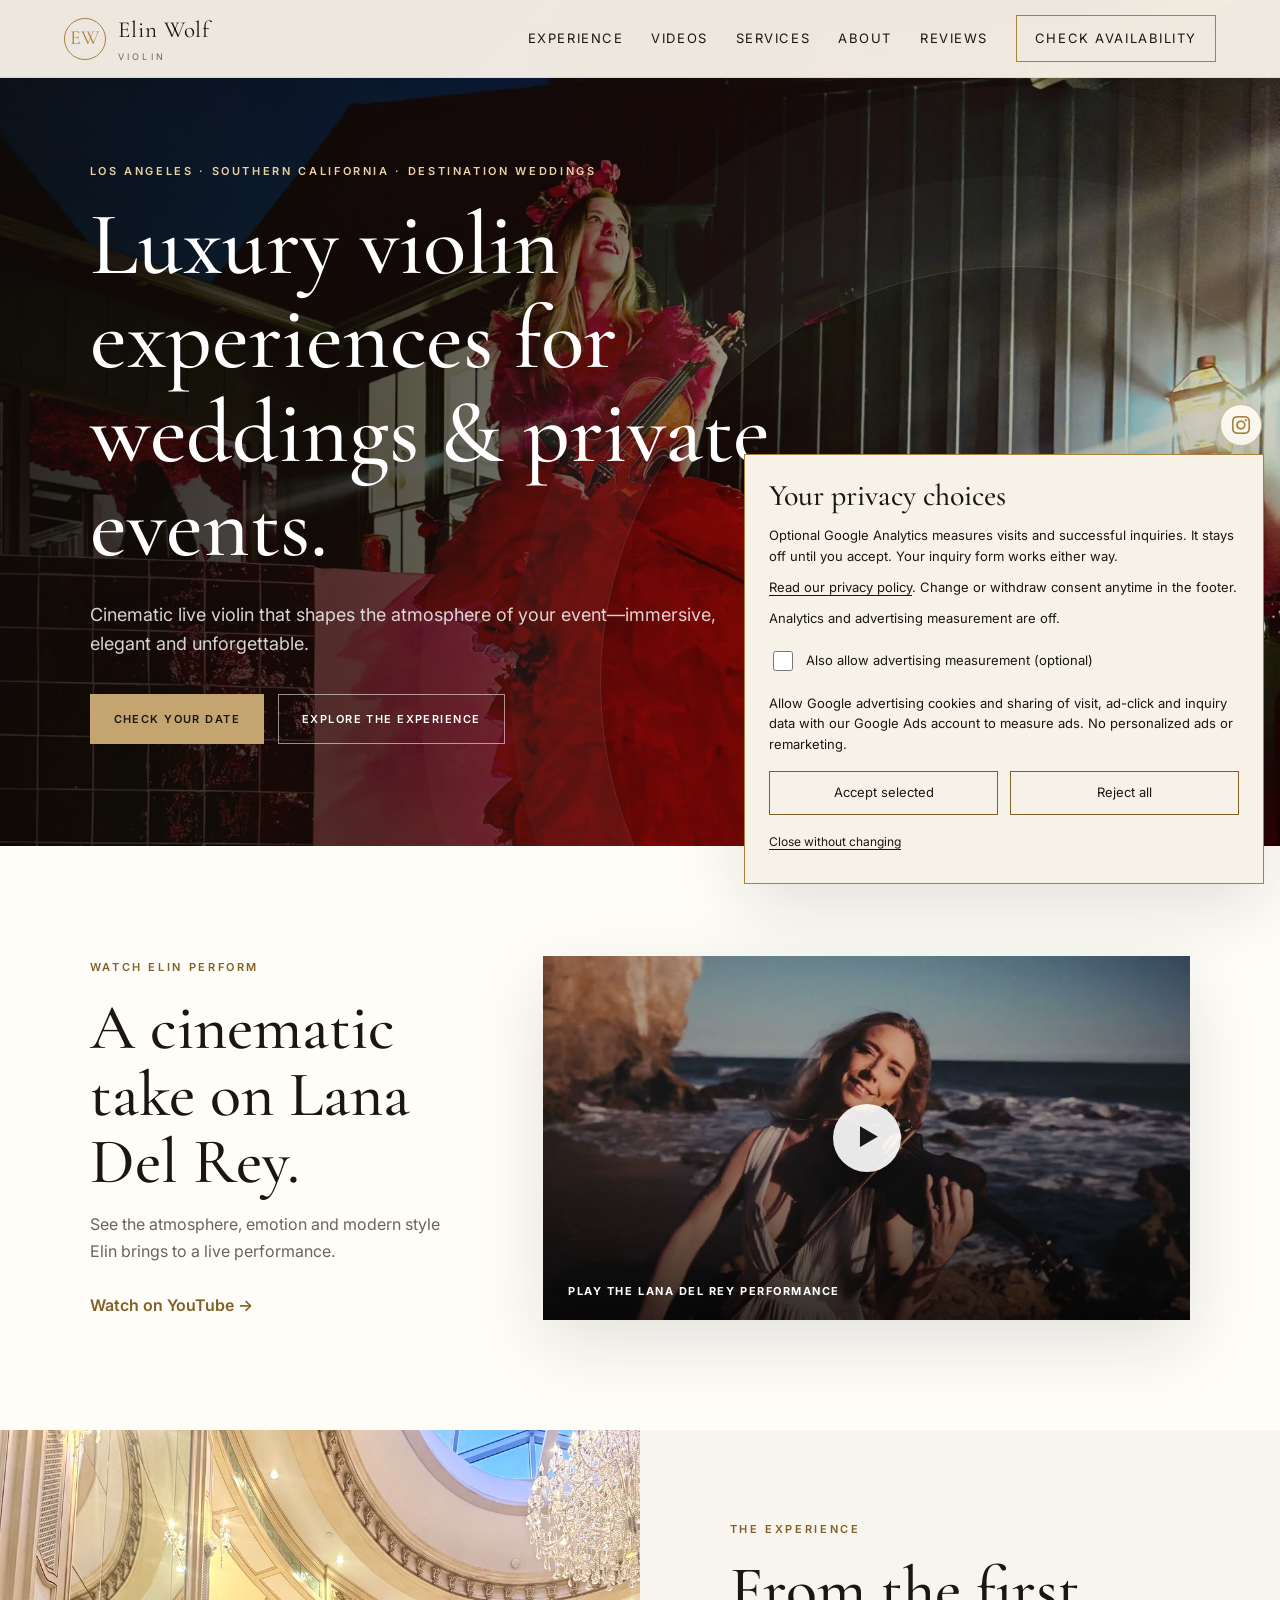
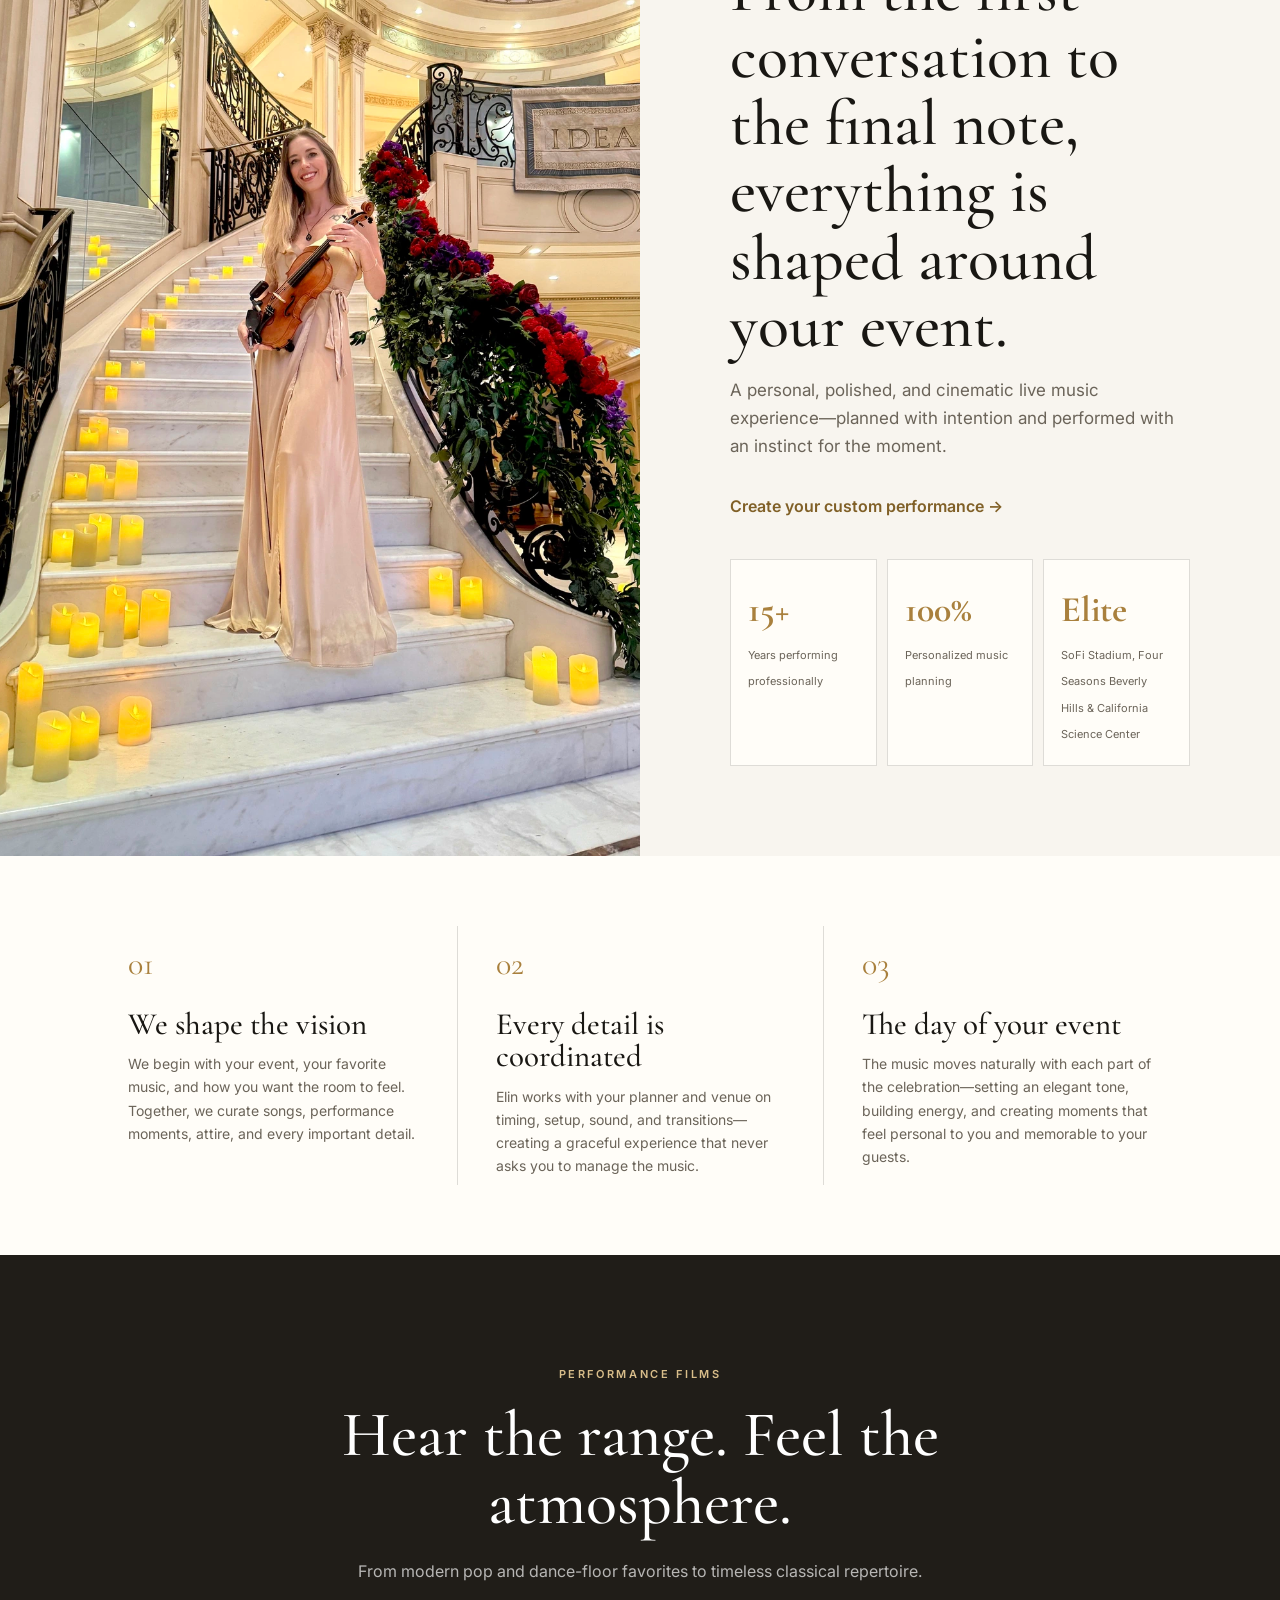
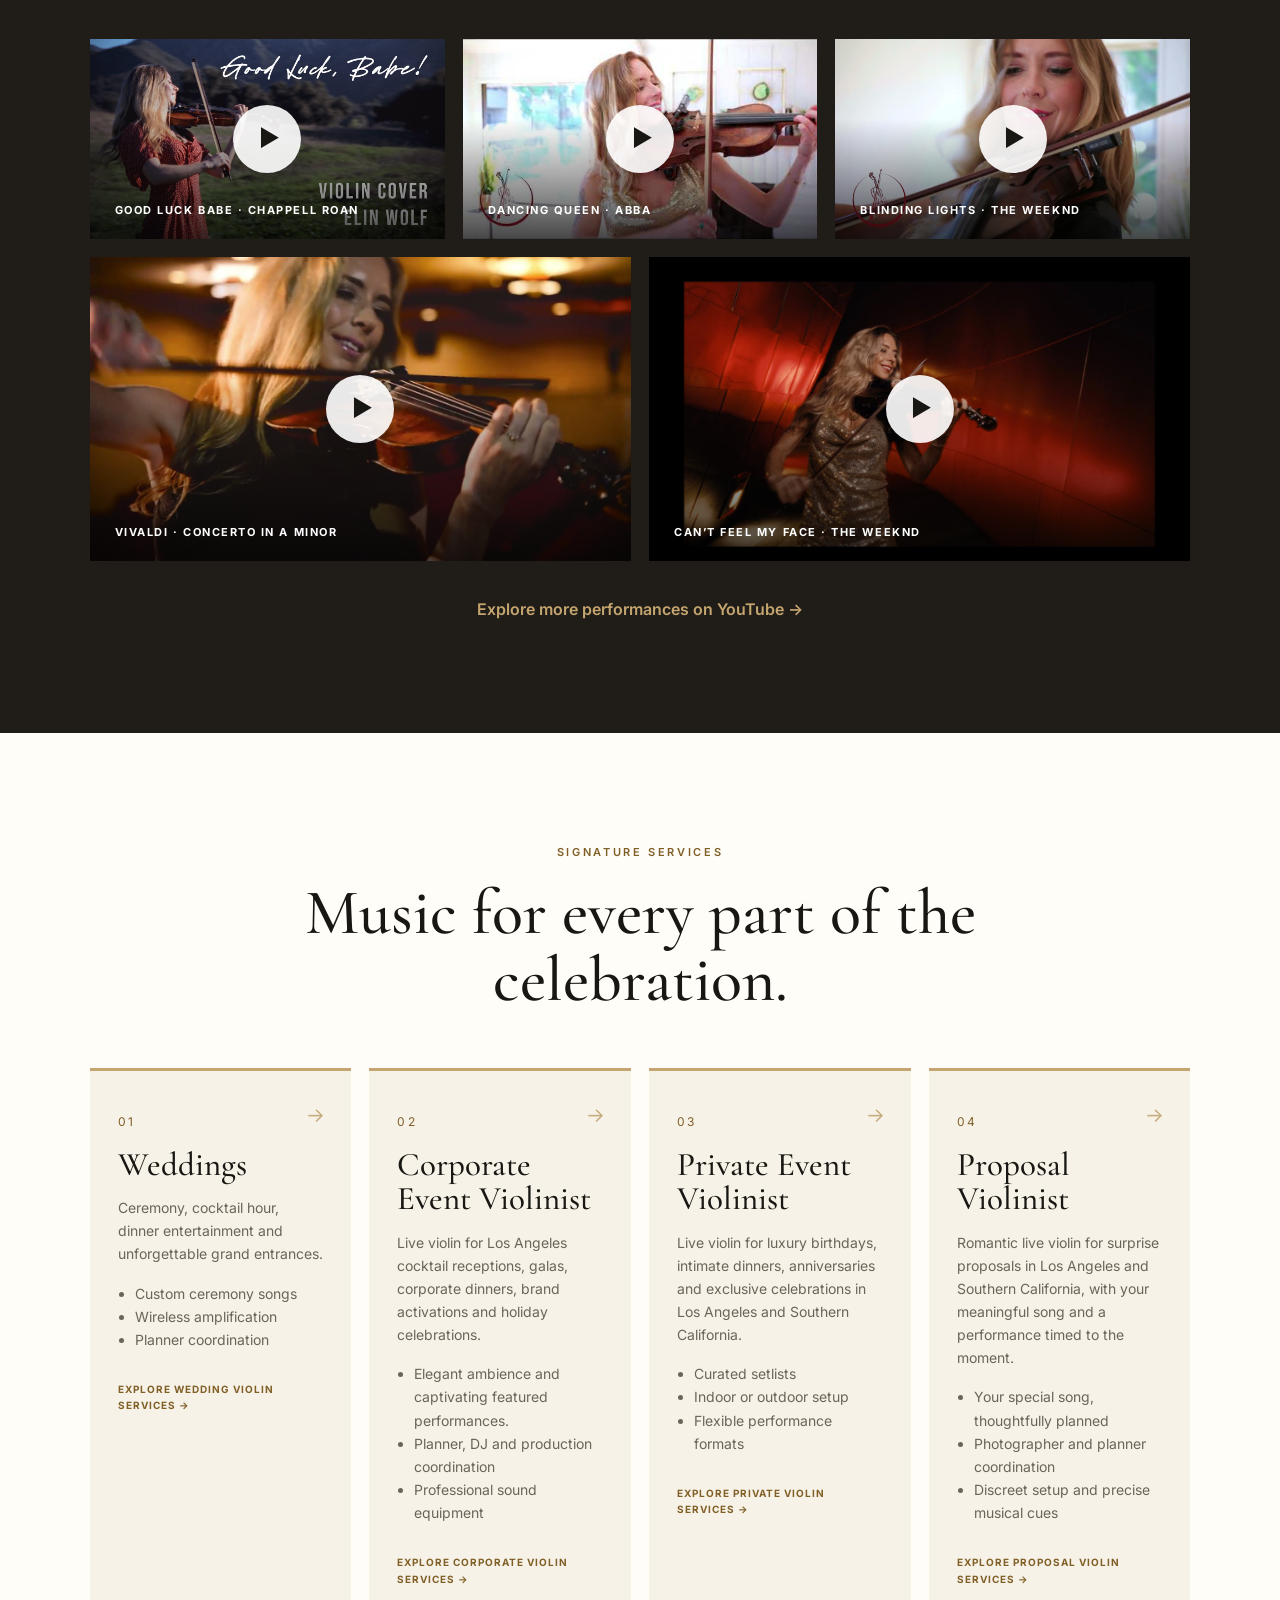
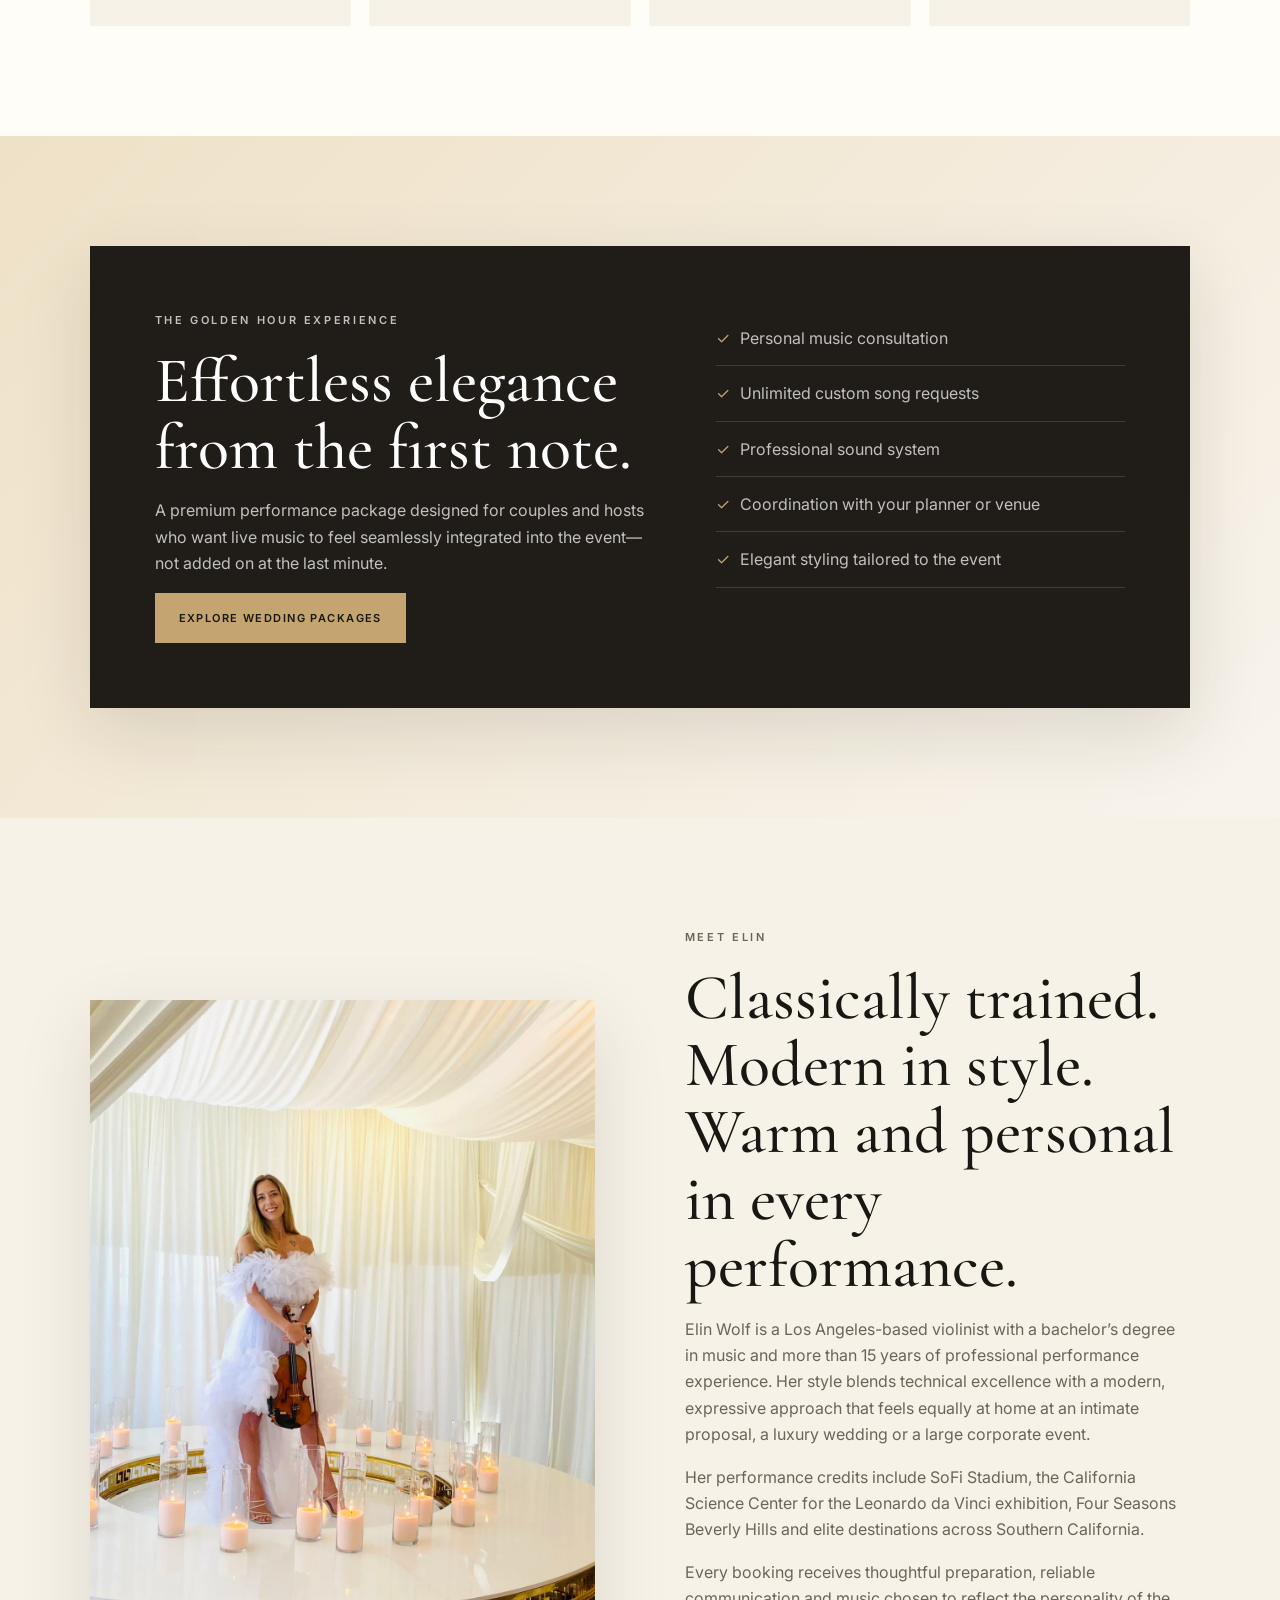
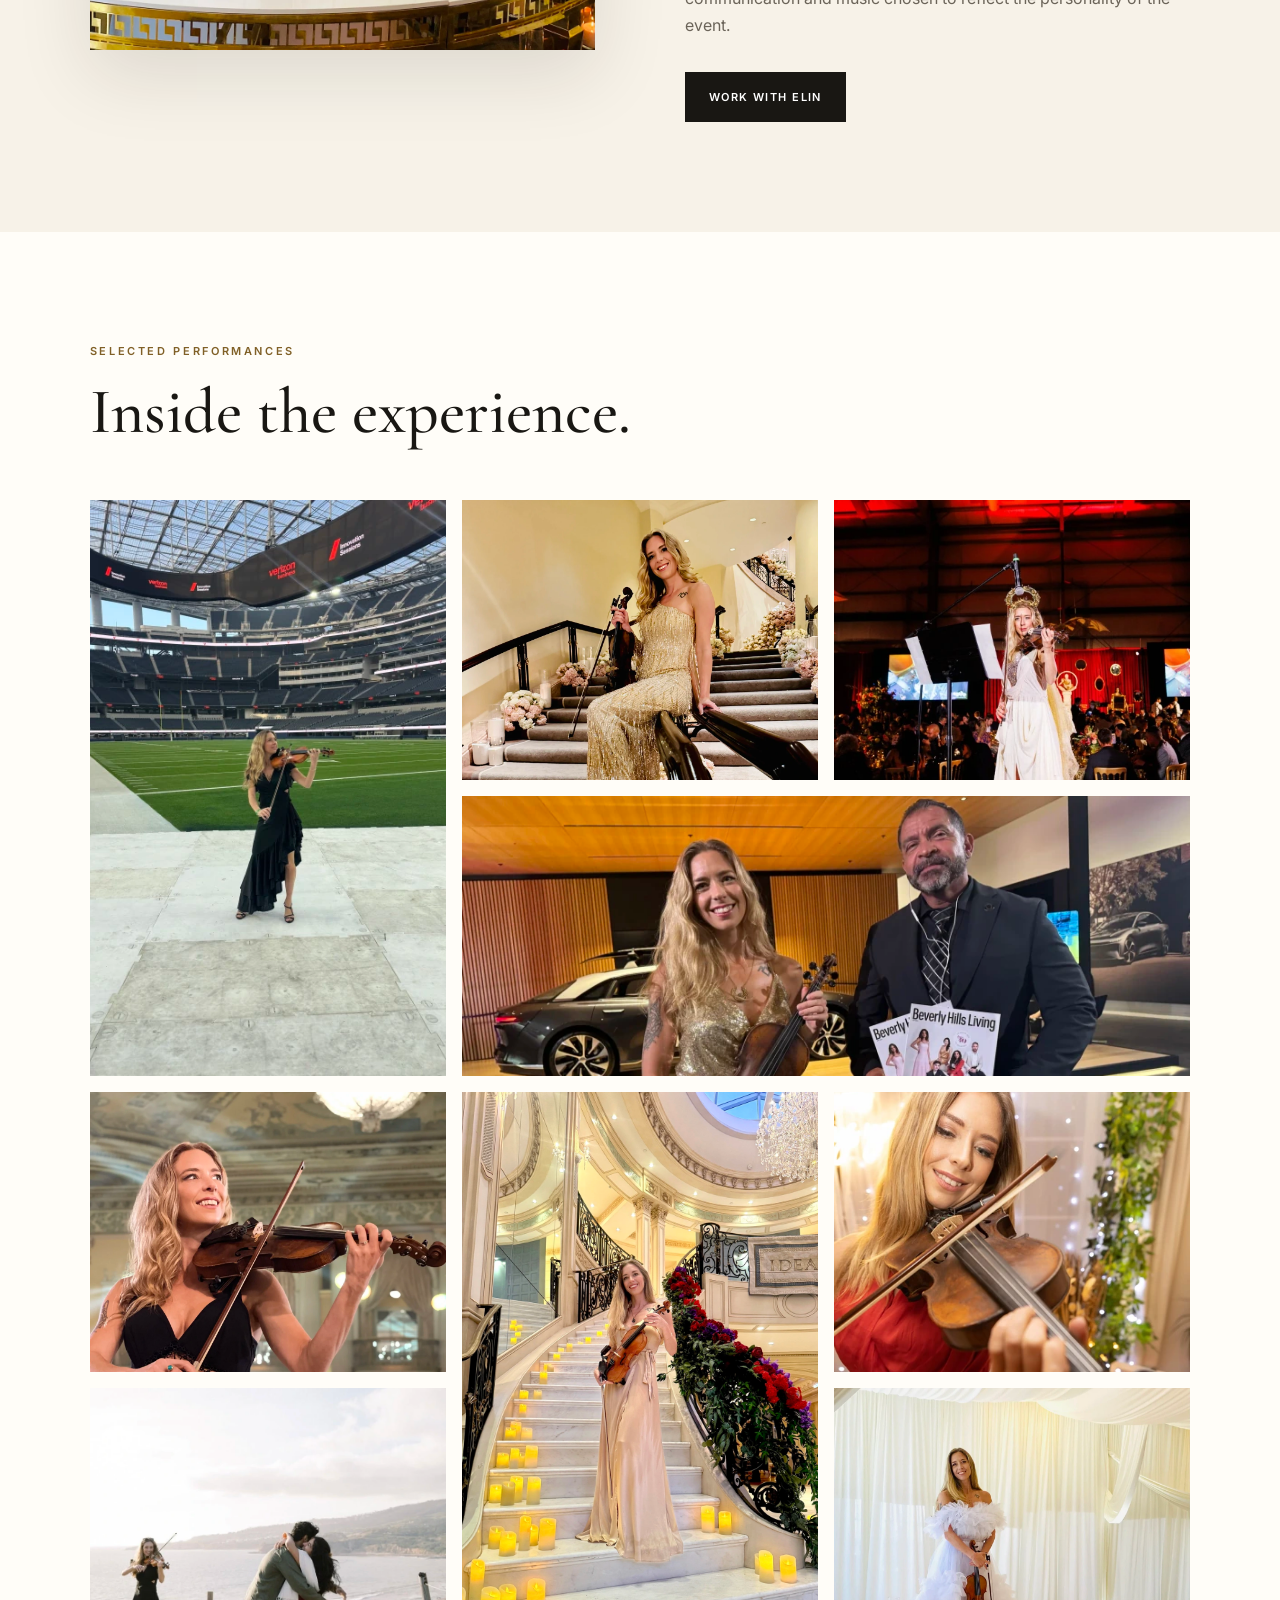
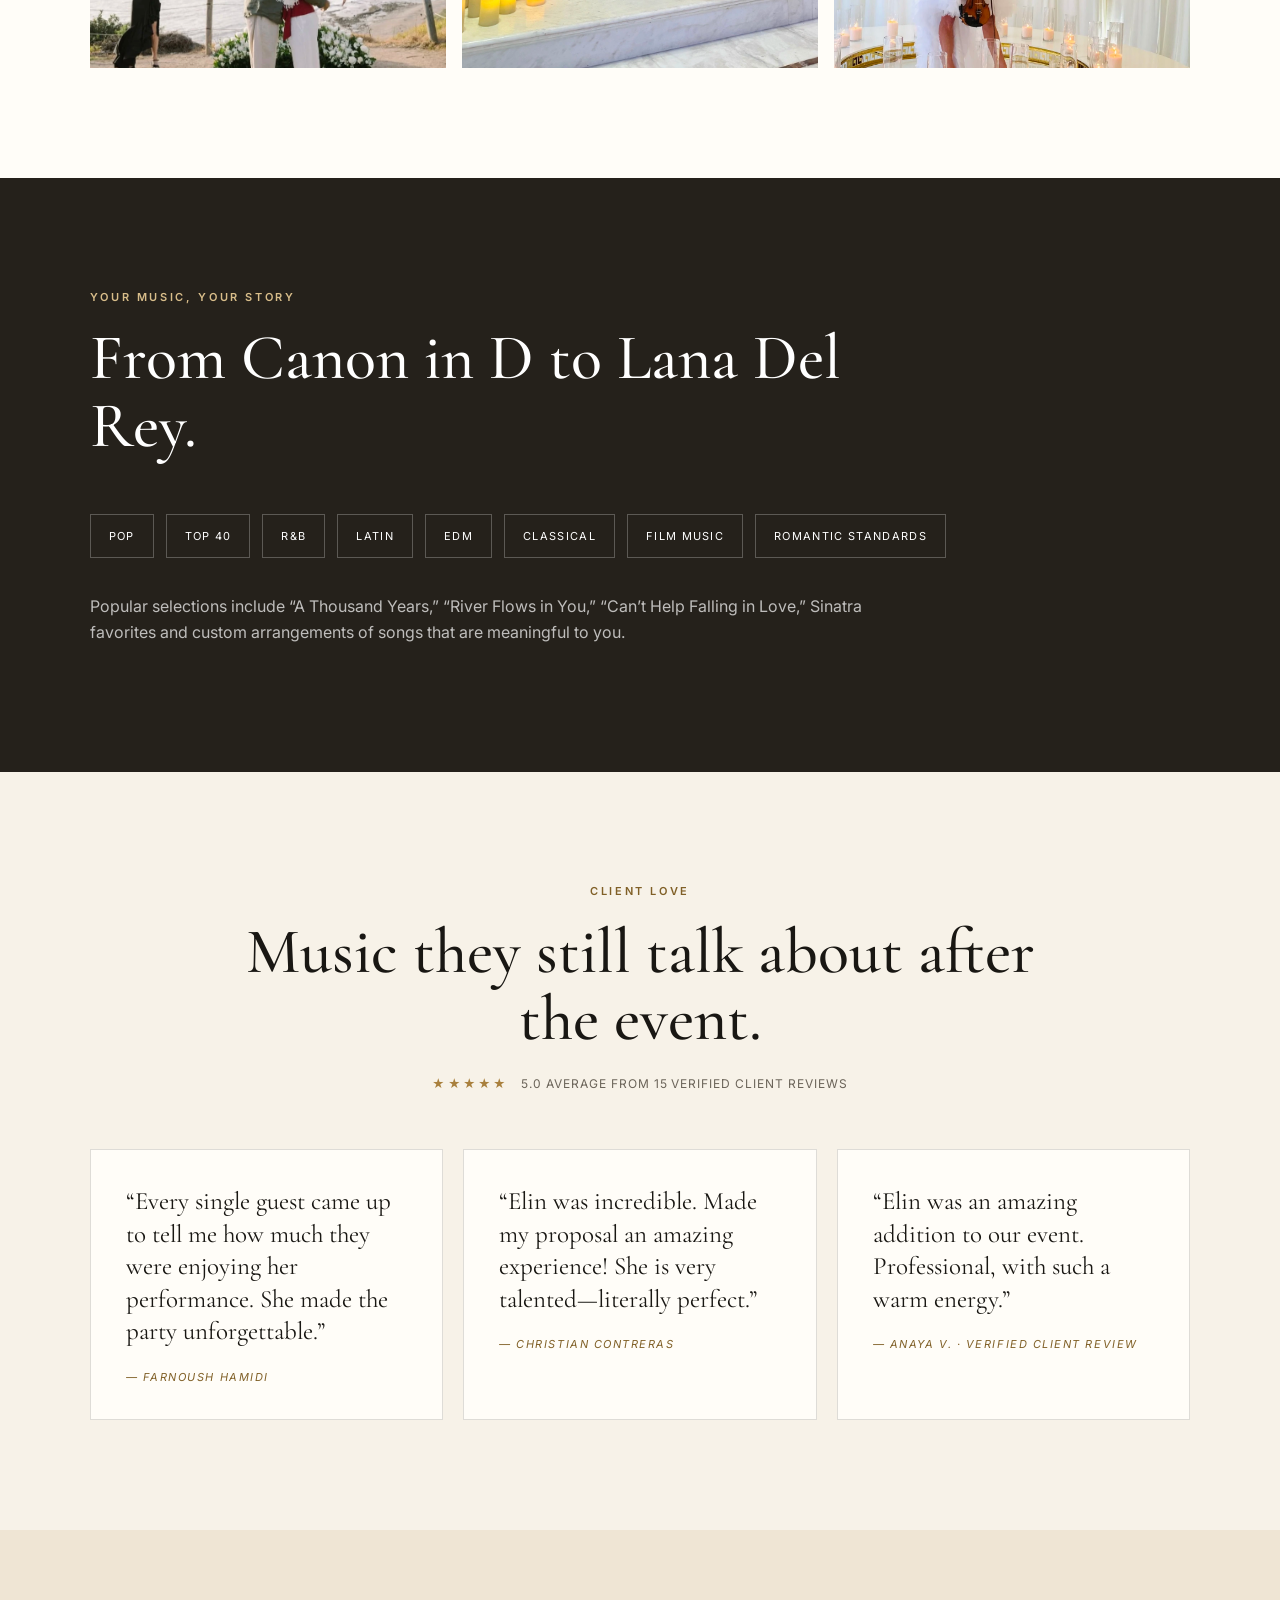
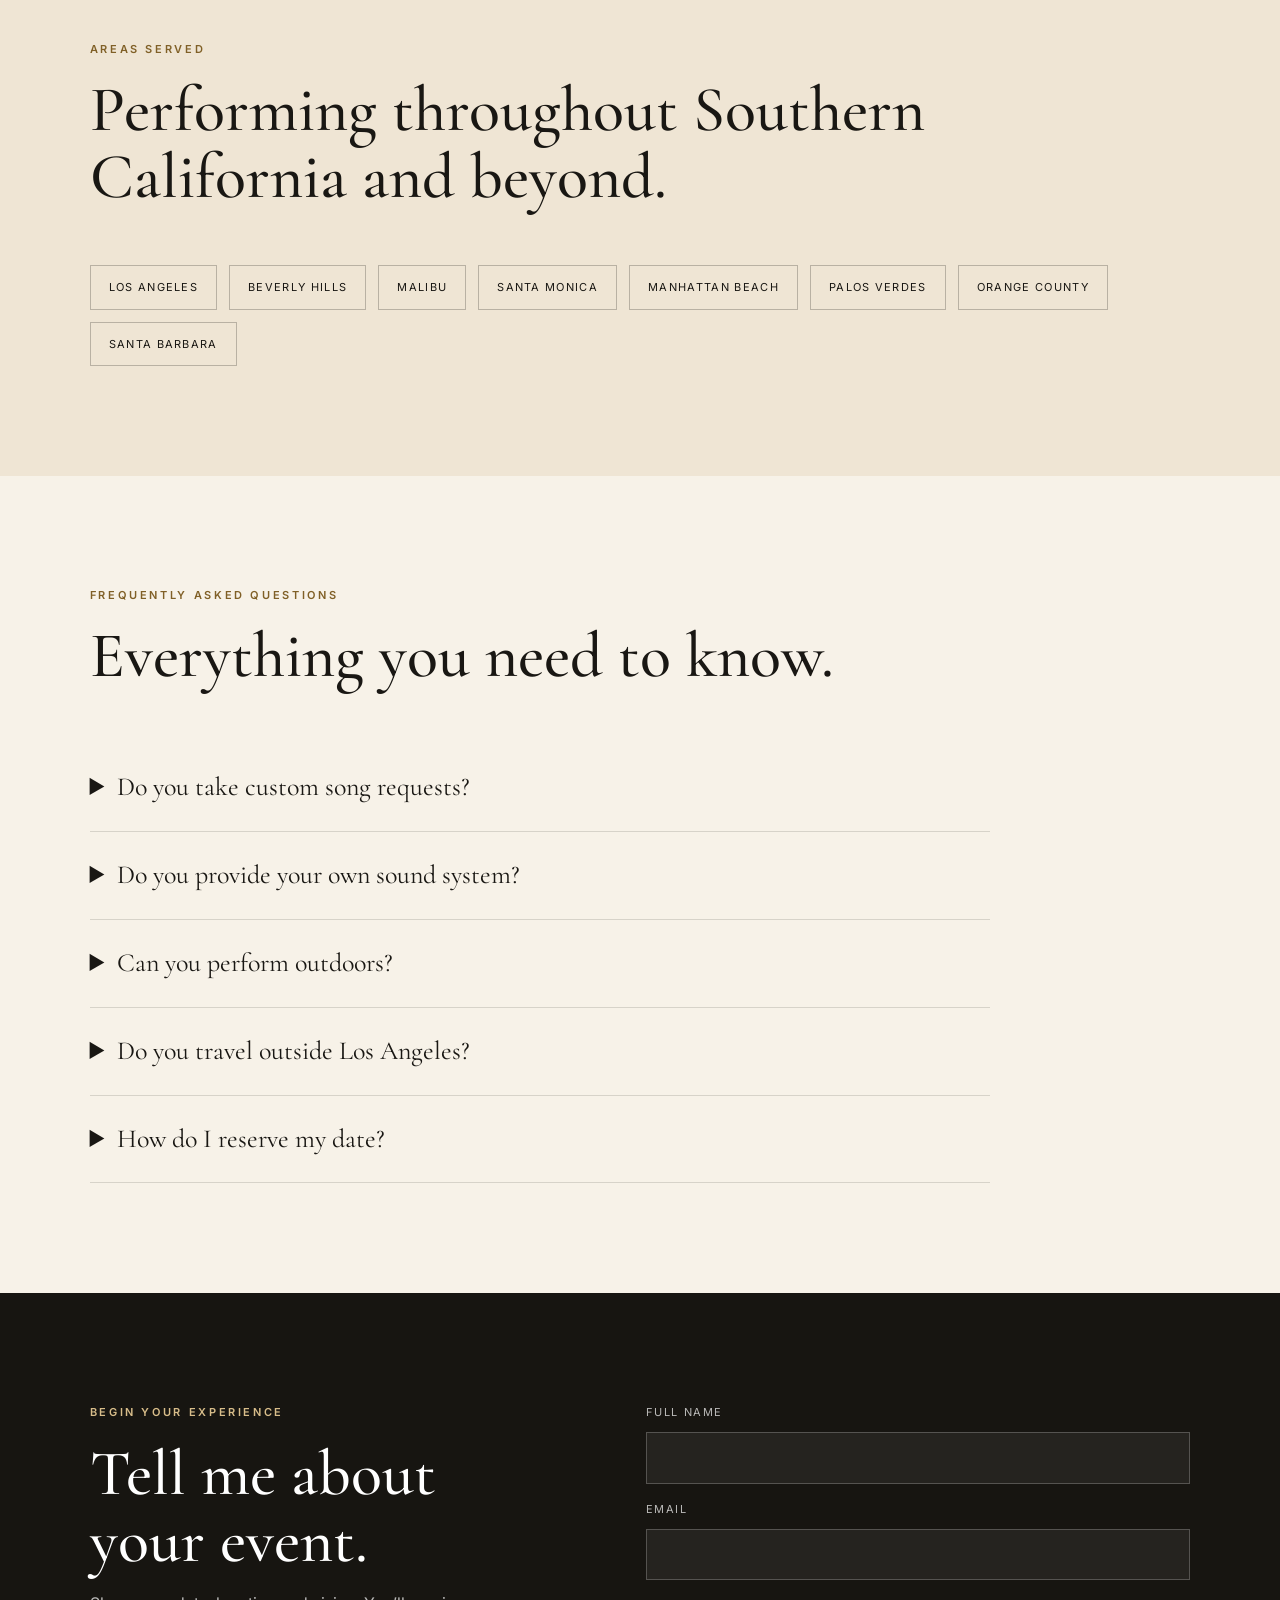
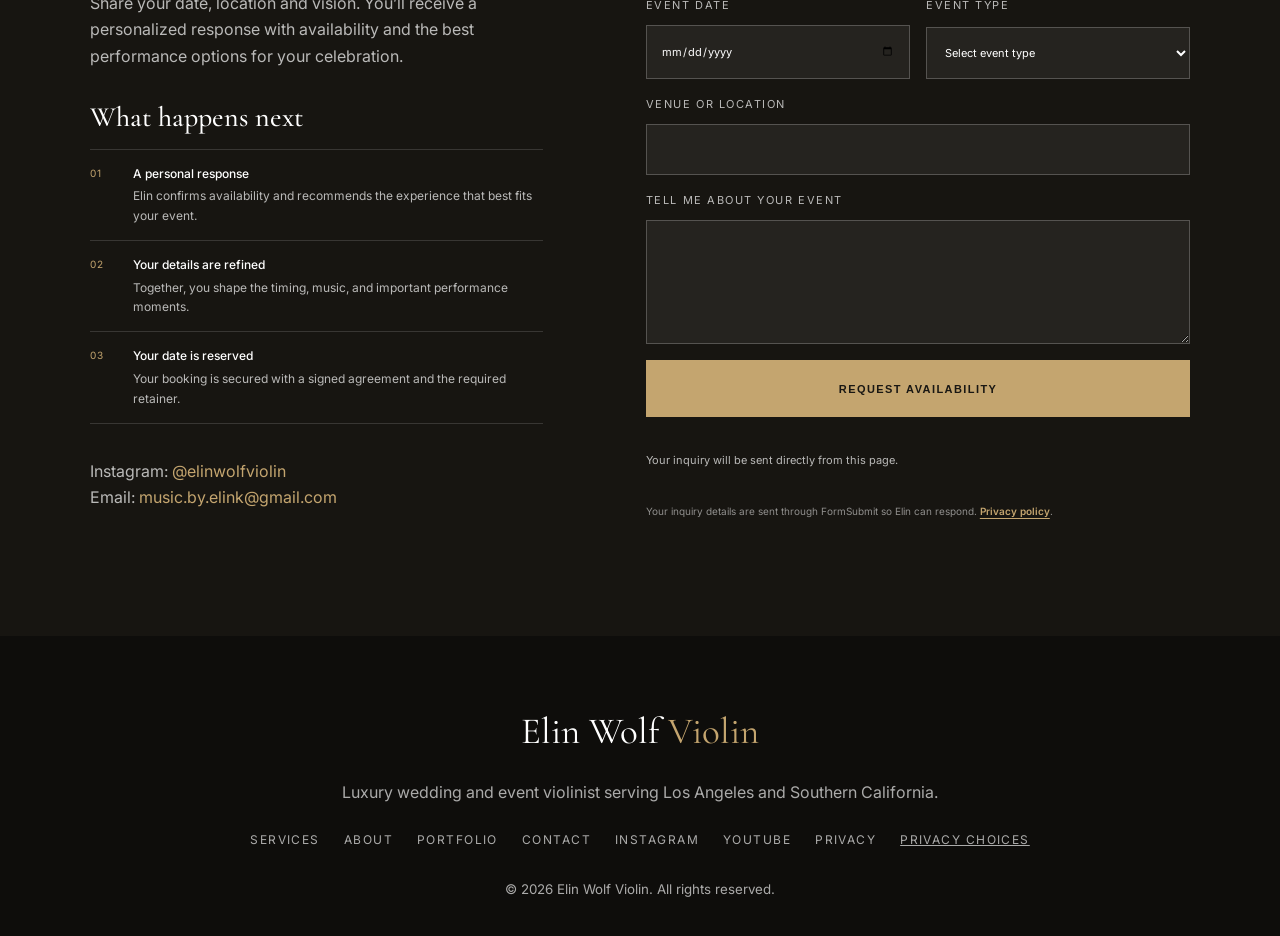
<file: index.html>
<!DOCTYPE html>
<html lang="en">
<head>
  <meta charset="UTF-8" />
  <meta name="viewport" content="width=device-width, initial-scale=1.0" />
  <title>Wedding &amp; Event Violinist Los Angeles | Elin Wolf</title>
  <meta name="description" content="Hire Los Angeles wedding and event violinist Elin Wolf for cinematic live music at ceremonies, cocktail hours, corporate events and destination weddings." />
  <meta name="author" content="Elin Wolf" />
  <meta name="robots" content="index, follow, max-image-preview:large, max-snippet:-1, max-video-preview:-1" />
  <meta name="theme-color" content="#f7f2e8" />
  <meta property="og:title" content="Elin Wolf | Los Angeles Wedding &amp; Event Violinist" />
  <meta property="og:description" content="Cinematic live violin for Los Angeles weddings, private events, corporate celebrations and destination weddings." />
  <meta property="og:type" content="website" />
  <meta property="og:locale" content="en_US" />
  <meta property="og:url" content="https://elinwolf.com/" />
  <meta property="og:image" content="https://elinwolf.com/assets/images/elin-hero.webp" />
  <meta property="og:image:alt" content="Los Angeles wedding and event violinist Elin Wolf performing in a red dress" />
  <meta name="twitter:card" content="summary_large_image" />
  <meta name="twitter:title" content="Elin Wolf | Los Angeles Wedding &amp; Event Violinist" />
  <meta name="twitter:description" content="Cinematic live violin for weddings and elevated events across Southern California and beyond." />
  <meta name="twitter:image" content="https://elinwolf.com/assets/images/elin-hero.webp" />
  <link rel="canonical" href="https://elinwolf.com/" />
  <link rel="preload" as="image" href="assets/images/responsive/elin-hero-800.webp" imagesrcset="assets/images/responsive/elin-hero-800.webp 1x, assets/images/responsive/elin-hero-1600.webp 2x, assets/images/elin-hero.webp 3x" media="(max-width: 640px)" type="image/webp" fetchpriority="high" />
  <link rel="preload" as="image" href="assets/images/responsive/elin-hero-1600.webp" imagesrcset="assets/images/responsive/elin-hero-1600.webp 1x, assets/images/elin-hero.webp 2x" media="(min-width: 641px) and (max-width: 1600px)" type="image/webp" fetchpriority="high" />
  <link rel="preload" as="image" href="assets/images/elin-hero.webp" media="(min-width: 1601px)" type="image/webp" fetchpriority="high" />
  <link rel="preconnect" href="https://fonts.googleapis.com">
  <link rel="preconnect" href="https://fonts.gstatic.com" crossorigin>
  <link href="https://fonts.googleapis.com/css2?family=Cormorant+Garamond:wght@400;500;600;700&family=Inter:wght@300;400;500;600&display=swap" rel="stylesheet">
  <link href="https://cdn.jsdelivr.net/npm/bootstrap-icons@1.11.3/font/bootstrap-icons.min.css" rel="stylesheet">
  <link rel="stylesheet" href="styles.css" />
  <script type="application/ld+json">
  {
    "@context": "https://schema.org",
    "@graph": [
      {
        "@type": "WebSite",
        "@id": "https://elinwolf.com/#website",
        "url": "https://elinwolf.com/",
        "name": "Elin Wolf Violin",
        "inLanguage": "en-US"
      },
      {
        "@type": "Person",
        "@id": "https://elinwolf.com/#elin-wolf",
        "name": "Elin Wolf",
        "jobTitle": "Wedding and Event Violinist",
        "url": "https://elinwolf.com/",
        "image": "https://elinwolf.com/assets/images/elin-hero.webp",
        "email": "music.by.elink@gmail.com",
        "sameAs": [
          "https://www.instagram.com/elinwolfviolin/",
          "https://www.facebook.com/Elin.wolf.music",
          "https://www.youtube.com/@elinwolf"
        ],
        "knowsAbout": ["Wedding music", "Live violin music", "Corporate event entertainment", "Private event entertainment"]
      },
      {
        "@type": "Service",
        "@id": "https://elinwolf.com/#violin-service",
        "name": "Live Wedding and Event Violin",
        "url": "https://elinwolf.com/services.html",
        "provider": {"@id": "https://elinwolf.com/#elin-wolf"},
        "serviceType": "Live violin music for weddings and events",
        "areaServed": ["Los Angeles", "Beverly Hills", "Malibu", "Santa Monica", "Manhattan Beach", "Palos Verdes", "Orange County", "Santa Barbara", "Southern California"]
      }
    ]
  }
  </script>
  <script src="consent.js" defer></script>
</head>
<body>
  <section class="consent-panel" id="consent-panel" aria-labelledby="consent-title" hidden>
    <h2 id="consent-title">Your privacy choices</h2>
    <p>Optional Google Analytics measures visits and successful inquiries. It stays off until you accept. Your inquiry form works either way.</p>
    <p><a href="privacy.html">Read our privacy policy</a>. Change or withdraw consent anytime in the footer.</p>
    <p id="consent-status" role="status"></p>
    <label class="consent-option"><input type="checkbox" data-consent-advertising aria-describedby="advertising-purpose" /><span>Also allow advertising measurement (optional)</span></label>
    <p id="advertising-purpose">Allow Google advertising cookies and sharing of visit, ad-click and inquiry data with our Google Ads account to measure ads. No personalized ads or remarketing.</p>
    <div class="consent-actions">
      <button type="button" data-consent-accept>Accept selected</button>
      <button type="button" data-consent-reject>Reject all</button>
    </div>
    <button class="consent-close" type="button" data-consent-close>Close without changing</button>
  </section>

  <header class="site-header" id="top">
    <a class="brand" href="#top" aria-label="Elin Wolf home">
      <span class="brand-mark">EW</span>
      <span class="brand-text">Elin Wolf <small>Violin</small></span>
    </a>
    <button class="menu-toggle" aria-label="Open navigation" aria-expanded="false">☰</button>
    <nav class="nav" aria-label="Primary navigation">
      <a href="#experience">Experience</a>
      <a href="#videos">Videos</a>
      <a href="#services">Services</a>
      <a href="#about">About</a>
      <a href="#reviews">Reviews</a>
      <a class="nav-cta" href="#contact">Check Availability</a>
      <span class="nav-socials" aria-label="Follow Elin Wolf">
        <a href="https://www.instagram.com/elinwolfviolin/" target="_blank" rel="noopener" aria-label="Instagram"><i class="bi bi-instagram" aria-hidden="true"></i></a>
        <a href="https://www.youtube.com/@elinwolf" target="_blank" rel="noopener" aria-label="YouTube"><i class="bi bi-youtube" aria-hidden="true"></i></a>
      </span>
    </nav>
  </header>
  <aside class="social-rail" aria-label="Follow Elin Wolf">
    <a href="https://www.instagram.com/elinwolfviolin/" target="_blank" rel="noopener" aria-label="Follow Elin Wolf Violin on Instagram" title="Instagram"><i class="bi bi-instagram" aria-hidden="true"></i></a>
    <a href="https://www.youtube.com/@elinwolf" target="_blank" rel="noopener" aria-label="Watch Elin Wolf on YouTube" title="YouTube"><i class="bi bi-youtube" aria-hidden="true"></i></a>
  </aside>

  <main>
    <section class="hero" aria-labelledby="hero-title">
      <div class="hero-overlay"></div>
      <div class="hero-content reveal">
        <p class="eyebrow">Los Angeles · Southern California · Destination Weddings</p>
        <h1 id="hero-title">Luxury violin experiences for weddings &amp; private events.</h1>
        <p class="hero-copy">Cinematic live violin that shapes the atmosphere of your event—immersive, elegant and unforgettable.</p>
        <div class="hero-actions">
          <a class="button button-primary" href="#contact">Check Your Date</a>
          <a class="button button-ghost" href="#experience">Explore the Experience</a>
        </div>
      </div>
      <div class="hero-badge" aria-hidden="true">The Golden Hour<br>Violin Experience</div>
    </section>

    <section class="featured-performance section" aria-labelledby="featured-performance-title">
      <div class="featured-performance-copy reveal">
        <p class="eyebrow">Watch Elin perform</p>
        <h2 id="featured-performance-title">A cinematic take on Lana Del Rey.</h2>
        <p>See the atmosphere, emotion and modern style Elin brings to a live performance.</p>
        <a class="text-link" href="https://www.youtube.com/watch?v=PZVRF8bBZms" target="_blank" rel="noopener">Watch on YouTube →</a>
      </div>
      <a class="video-card featured-video reveal" href="https://www.youtube.com/watch?v=PZVRF8bBZms" target="_blank" rel="noopener" aria-label="Watch Elin Wolf perform Lana Del Rey on YouTube"><img src="assets/images/video-cinematic.jpg" alt="Elin Wolf performing a cinematic Lana Del Rey violin cover" width="1280" height="720" loading="lazy" decoding="async" /><span class="play-button">▶</span><strong>Play the Lana Del Rey performance</strong></a>
    </section>

    <section class="experience" id="experience">
      <div class="experience-hero">
        <figure class="experience-image reveal"><img src="assets/images/responsive/portrait-candle-staircase-800.webp" srcset="assets/images/responsive/portrait-candle-staircase-480.webp 480w, assets/images/responsive/portrait-candle-staircase-800.webp 800w, assets/images/responsive/portrait-candle-staircase-1200.webp 1200w, assets/images/responsive/portrait-candle-staircase-1600.webp 1600w, assets/images/responsive/portrait-candle-staircase-1800.webp 1800w" sizes="(max-width: 980px) max(100vw, 420px), max(50vw, 1000px)" alt="Elin Wolf holding her violin on a candlelit staircase" width="1800" height="2400" loading="lazy" decoding="async" /></figure>
        <div class="experience-intro reveal">
          <p class="eyebrow">The Experience</p>
          <h2>From the first conversation to the final note, everything is shaped around your event.</h2>
          <p>A personal, polished, and cinematic live music experience—planned with intention and performed with an instinct for the moment.</p>
          <a class="text-link" href="#contact">Create your custom performance →</a>
          <div class="stats experience-stats">
            <article><strong>15+</strong><span>Years performing professionally</span></article>
            <article><strong>100%</strong><span>Personalized music planning</span></article>
            <article><strong>Elite</strong><span>SoFi Stadium, Four Seasons Beverly Hills &amp; California Science Center</span></article>
          </div>
        </div>
      </div>
      <div class="experience-journey">
        <article class="reveal"><span>01</span><h3>We shape the vision</h3><p>We begin with your event, your favorite music, and how you want the room to feel. Together, we curate songs, performance moments, attire, and every important detail.</p></article>
        <article class="reveal"><span>02</span><h3>Every detail is coordinated</h3><p>Elin works with your planner and venue on timing, setup, sound, and transitions—creating a graceful experience that never asks you to manage the music.</p></article>
        <article class="reveal"><span>03</span><h3>The day of your event</h3><p>The music moves naturally with each part of the celebration—setting an elegant tone, building energy, and creating moments that feel personal to you and memorable to your guests.</p></article>
      </div>
    </section>

    <section class="videos section" id="videos">
      <div class="section-heading centered reveal">
        <p class="eyebrow">Performance films</p>
        <h2>Hear the range. Feel the atmosphere.</h2>
        <p class="section-intro">From modern pop and dance-floor favorites to timeless classical repertoire.</p>
      </div>
      <div class="performance-video-grid">
        <a class="video-card reveal" href="https://www.youtube.com/watch?v=6JAU_qaO0tQ" target="_blank" rel="noopener" aria-label="Watch Good Luck Babe violin cover on YouTube"><img src="assets/images/video-good-luck-babe.jpg" alt="Good Luck Babe violin cover by Elin Wolf" width="1280" height="720" loading="lazy" decoding="async" /><span class="play-button">▶</span><strong>Good Luck Babe · Chappell Roan</strong></a>
        <a class="video-card reveal" href="https://www.youtube.com/watch?v=5mLK-t-zDlU" target="_blank" rel="noopener" aria-label="Watch Dancing Queen violin cover on YouTube"><img src="assets/images/video-dancing-queen.jpg" alt="Dancing Queen violin cover by Elin Wolf" width="480" height="360" loading="lazy" decoding="async" /><span class="play-button">▶</span><strong>Dancing Queen · ABBA</strong></a>
        <a class="video-card reveal" href="https://www.youtube.com/watch?v=fwtFwlMh_n0" target="_blank" rel="noopener" aria-label="Watch Blinding Lights violin cover on YouTube"><img src="assets/images/video-blinding-lights.jpg" alt="Blinding Lights violin cover by Elin Wolf" width="1280" height="720" loading="lazy" decoding="async" /><span class="play-button">▶</span><strong>Blinding Lights · The Weeknd</strong></a>
        <a class="video-card reveal" href="https://www.youtube.com/watch?v=0FAFnOoW5os" target="_blank" rel="noopener" aria-label="Watch Vivaldi violin concerto performance on YouTube"><img src="assets/images/video-vivaldi.jpg" alt="Vivaldi violin concerto performed by Elin Wolf" width="1280" height="720" loading="lazy" decoding="async" /><span class="play-button">▶</span><strong>Vivaldi · Concerto in A Minor</strong></a>
        <a class="video-card reveal" href="https://www.youtube.com/watch?v=-yK4hVyQ1bg" target="_blank" rel="noopener" aria-label="Watch Can't Feel My Face violin cover on YouTube"><img src="assets/images/video-event.jpg" alt="Can't Feel My Face violin cover by Elin Wolf" width="1280" height="720" loading="lazy" decoding="async" /><span class="play-button">▶</span><strong>Can’t Feel My Face · The Weeknd</strong></a>
      </div>
      <p class="video-channel-link reveal"><a class="text-link" href="https://www.youtube.com/@elinwolf" target="_blank" rel="noopener">Explore more performances on YouTube →</a></p>
    </section>

    <section class="services section" id="services">
      <div class="section-heading centered reveal">
        <p class="eyebrow">Signature services</p>
        <h2>Music for every part of the celebration.</h2>
      </div>
      <div class="card-grid">
        <a class="service-card reveal" href="services.html#weddings">
          <span>01</span>
          <h3>Weddings</h3>
          <p>Ceremony, cocktail hour, dinner entertainment and unforgettable grand entrances.</p>
          <ul><li>Custom ceremony songs</li><li>Wireless amplification</li><li>Planner coordination</li></ul>
          <strong class="service-link">Explore Wedding Violin Services →</strong>
        </a>
        <a class="service-card reveal" href="services.html#corporate">
          <span>02</span>
          <h3>Corporate Event Violinist</h3>
          <p>Live violin for Los Angeles cocktail receptions, galas, corporate dinners, brand activations and holiday celebrations.</p>
          <ul><li>Elegant ambience and captivating featured performances.</li><li>Planner, DJ and production coordination</li><li>Professional sound equipment</li></ul>
          <strong class="service-link">Explore Corporate Violin Services →</strong>
        </a>
        <a class="service-card reveal" href="services.html#private">
          <span>03</span>
          <h3>Private Event Violinist</h3>
          <p>Live violin for luxury birthdays, intimate dinners, anniversaries and exclusive celebrations in Los Angeles and Southern California.</p>
          <ul><li>Curated setlists</li><li>Indoor or outdoor setup</li><li>Flexible performance formats</li></ul>
          <strong class="service-link">Explore Private Violin Services →</strong>
        </a>
        <a class="service-card reveal" href="services.html#proposals">
          <span>04</span>
          <h3>Proposal Violinist</h3>
          <p>Romantic live violin for surprise proposals in Los Angeles and Southern California, with your meaningful song and a performance timed to the moment.</p>
          <ul><li>Your special song, thoughtfully planned</li><li>Photographer and planner coordination</li><li>Discreet setup and precise musical cues</li></ul>
          <strong class="service-link">Explore Proposal Violin Services →</strong>
        </a>
      </div>
    </section>

    <section class="feature section">
      <div class="feature-panel reveal">
        <div>
          <p class="eyebrow">The Golden Hour Experience</p>
          <h2>Effortless elegance from the first note.</h2>
          <p>A premium performance package designed for couples and hosts who want live music to feel seamlessly integrated into the event—not added on at the last minute.</p>
          <a class="button button-primary" href="services.html#wedding-packages">Explore Wedding Packages</a>
        </div>
        <div class="feature-list">
          <p><span>✓</span>Personal music consultation</p>
          <p><span>✓</span>Unlimited custom song requests</p>
          <p><span>✓</span>Professional sound system</p>
          <p><span>✓</span>Coordination with your planner or venue</p>
          <p><span>✓</span>Elegant styling tailored to the event</p>
        </div>
      </div>
    </section>

    <section class="about section" id="about">
      <figure class="portrait reveal"><img src="assets/images/responsive/elin-portrait-800.webp" srcset="assets/images/responsive/elin-portrait-480.webp 480w, assets/images/responsive/elin-portrait-800.webp 800w, assets/images/responsive/elin-portrait-1200.webp 1200w, assets/images/elin-portrait.webp 1500w" sizes="(max-width: 980px) max(100vw, 420px), max(50vw, 1000px)" alt="Elin Wolf performing violin at an elegant event" width="1500" height="2000" loading="lazy" decoding="async" /></figure>
      <div class="about-copy reveal">
        <p class="eyebrow">Meet Elin</p>
        <h2>Classically trained. Modern in style. Warm and personal in every performance.</h2>
        <p>Elin Wolf is a Los Angeles-based violinist with a bachelor’s degree in music and more than 15 years of professional performance experience. Her style blends technical excellence with a modern, expressive approach that feels equally at home at an intimate proposal, a luxury wedding or a large corporate event.</p>
        <p>Her performance credits include SoFi Stadium, the California Science Center for the Leonardo da Vinci exhibition, Four Seasons Beverly Hills and elite destinations across Southern California.</p>
        <p>Every booking receives thoughtful preparation, reliable communication and music chosen to reflect the personality of the event.</p>
        <a class="button button-dark" href="#contact">Work With Elin</a>
      </div>
    </section>

    <section class="portfolio section" id="portfolio">
      <div class="section-heading reveal">
        <p class="eyebrow">Selected performances</p>
        <h2>Inside the experience.</h2>
      </div>
      <div class="gallery-grid">
        <figure class="gallery-tall reveal"><img src="assets/images/responsive/performance-wedding-800.webp" srcset="assets/images/responsive/performance-wedding-480.webp 480w, assets/images/responsive/performance-wedding-800.webp 800w, assets/images/responsive/performance-wedding-1200.webp 1200w, assets/images/performance-wedding.webp 1500w" sizes="(max-width: 640px) max(44vw, 350px), (max-width: 980px) 40vw, 32vw" alt="Elin Wolf performing violin on the field at SoFi Stadium" width="1500" height="2000" loading="lazy" decoding="async" /></figure>
        <figure class="reveal"><img src="assets/images/responsive/performance-sofi-800.webp" srcset="assets/images/responsive/performance-sofi-480.webp 480w, assets/images/responsive/performance-sofi-800.webp 800w, assets/images/responsive/performance-sofi-1200.webp 1200w, assets/images/performance-sofi.webp 1500w" sizes="(max-width: 980px) max(100vw, 420px), max(50vw, 1000px)" alt="Elin Wolf in a gold gown on a flower-lined staircase with her violin" width="1500" height="2000" loading="lazy" decoding="async" /></figure>
        <figure class="reveal"><img src="assets/images/responsive/performance-gala-800.webp" srcset="assets/images/responsive/performance-gala-480.webp 480w, assets/images/responsive/performance-gala-800.webp 800w, assets/images/performance-gala.webp 1201w" sizes="(max-width: 640px) max(44vw, 350px), (max-width: 980px) 40vw, 32vw" alt="Elin Wolf performing violin onstage at an elegant red-lit gala" width="1201" height="1800" loading="lazy" decoding="async" /></figure>
        <figure class="gallery-wide reveal"><img src="assets/images/responsive/performance-celebration-800.webp" srcset="assets/images/responsive/performance-celebration-480.webp 480w, assets/images/responsive/performance-celebration-800.webp 800w, assets/images/responsive/performance-celebration-1200.webp 1200w, assets/images/performance-celebration.webp 1500w" sizes="(max-width: 980px) 88vw, 60vw" alt="Elin Wolf at a Beverly Hills Living event with her violin" width="1500" height="1125" loading="lazy" decoding="async" /></figure>
        <figure class="reveal"><img src="assets/images/responsive/performance-private-800.webp" srcset="assets/images/responsive/performance-private-480.webp 480w, assets/images/responsive/performance-private-800.webp 800w, assets/images/responsive/performance-private-1200.webp 1200w, assets/images/performance-private.webp 1500w" sizes="(max-width: 980px) max(100vw, 420px), max(50vw, 1000px)" alt="Elin Wolf performing violin in a black gown inside an ornate ballroom" width="1500" height="2000" loading="lazy" decoding="async" /></figure>
        <figure class="gallery-tall reveal"><img src="assets/images/responsive/portrait-candle-staircase-800.webp" srcset="assets/images/responsive/portrait-candle-staircase-480.webp 480w, assets/images/responsive/portrait-candle-staircase-800.webp 800w, assets/images/responsive/portrait-candle-staircase-1200.webp 1200w, assets/images/responsive/portrait-candle-staircase-1600.webp 1600w, assets/images/responsive/portrait-candle-staircase-1800.webp 1800w" sizes="(max-width: 980px) max(100vw, 420px), max(50vw, 1000px)" alt="Elin Wolf with her violin on a candlelit staircase" width="1800" height="2400" loading="lazy" decoding="async" /></figure>
        <figure class="reveal"><img src="assets/images/responsive/performance-red-closeup-800.webp" srcset="assets/images/responsive/performance-red-closeup-480.webp 480w, assets/images/responsive/performance-red-closeup-800.webp 800w, assets/images/responsive/performance-red-closeup-1200.webp 1200w, assets/images/responsive/performance-red-closeup-1600.webp 1600w" sizes="(max-width: 640px) max(44vw, 350px), (max-width: 980px) 40vw, 32vw" alt="Close-up of Elin Wolf performing violin in a red dress" width="1600" height="2400" loading="lazy" decoding="async" /></figure>
        <figure class="reveal"><img src="assets/images/responsive/proposal-ocean-800.webp" srcset="assets/images/responsive/proposal-ocean-480.webp 480w, assets/images/responsive/proposal-ocean-800.webp 800w, assets/images/responsive/proposal-ocean-843.webp 843w" sizes="(max-width: 980px) max(100vw, 420px), max(50vw, 1000px)" alt="Elin Wolf performing violin during an oceanfront proposal" width="843" height="1084" loading="lazy" decoding="async" /></figure>
        <figure class="reveal"><img src="assets/images/responsive/elin-portrait-800.webp" srcset="assets/images/responsive/elin-portrait-480.webp 480w, assets/images/responsive/elin-portrait-800.webp 800w, assets/images/responsive/elin-portrait-1200.webp 1200w, assets/images/elin-portrait.webp 1500w" sizes="(max-width: 980px) max(100vw, 420px), max(50vw, 1000px)" alt="Elin Wolf in a white dress surrounded by candlelight" width="1500" height="2000" loading="lazy" decoding="async" /></figure>
      </div>
    </section>

    <section class="repertoire section">
      <div class="section-heading reveal">
        <p class="eyebrow">Your music, your story</p>
        <h2>From Canon in D to Lana Del Rey.</h2>
      </div>
      <div class="genre-row reveal">
        <span>Pop</span><span>Top 40</span><span>R&amp;B</span><span>Latin</span><span>EDM</span><span>Classical</span><span>Film Music</span><span>Romantic Standards</span>
      </div>
      <p class="repertoire-note reveal">Popular selections include “A Thousand Years,” “River Flows in You,” “Can’t Help Falling in Love,” Sinatra favorites and custom arrangements of songs that are meaningful to you.</p>
    </section>

    <section class="reviews section" id="reviews">
      <div class="section-heading centered reveal">
        <p class="eyebrow">Client love</p>
        <h2>Music they still talk about after the event.</h2>
        <p class="review-summary"><span aria-label="5 out of 5 stars">★★★★★</span> 5.0 average from 15 verified client reviews</p>
      </div>
      <div class="review-grid">
        <blockquote class="reveal">“Every single guest came up to tell me how much they were enjoying her performance. She made the party unforgettable.”<cite>— Farnoush Hamidi</cite></blockquote>
        <blockquote class="reveal">“Elin was incredible. Made my proposal an amazing experience! She is very talented—literally perfect.”<cite>— Christian Contreras</cite></blockquote>
        <blockquote class="reveal">“Elin was an amazing addition to our event. Professional, with such a warm energy.”<cite>— Anaya V. · Verified client review</cite></blockquote>
      </div>
    </section>

    <section class="areas section">
      <div class="section-heading reveal">
        <p class="eyebrow">Areas served</p>
        <h2>Performing throughout Southern California and beyond.</h2>
      </div>
      <div class="areas-list reveal">
        <span>Los Angeles</span><span>Beverly Hills</span><span>Malibu</span><span>Santa Monica</span><span>Manhattan Beach</span><span>Palos Verdes</span><span>Orange County</span><span>Santa Barbara</span>
      </div>
    </section>

    <section class="faq section">
      <div class="section-heading reveal">
        <p class="eyebrow">Frequently asked questions</p>
        <h2>Everything you need to know.</h2>
      </div>
      <div class="faq-list reveal">
        <details><summary>Do you take custom song requests?</summary><p>Yes. Custom song planning is available, and unlimited requests are included in the Golden Hour Experience.</p></details>
        <details><summary>Do you provide your own sound system?</summary><p>Yes. Professional amplification is available for most events. Venue systems may also be used when coordinated in advance.</p></details>
        <details><summary>Can you perform outdoors?</summary><p>Yes, provided there is appropriate shade or weather protection for the instrument and performer.</p></details>
        <details><summary>Do you travel outside Los Angeles?</summary><p>Yes. Travel is complimentary within 20 miles, with additional mileage or travel fees for events farther away.</p></details>
        <details><summary>How do I reserve my date?</summary><p>Your date is secured once the agreement is signed and the required retainer has been received.</p></details>
      </div>
    </section>

    <section class="contact section" id="contact">
      <div class="contact-copy reveal">
        <p class="eyebrow">Begin your experience</p>
        <h2>Tell me about your event.</h2>
        <p>Share your date, location and vision. You’ll receive a personalized response with availability and the best performance options for your celebration.</p>
        <div class="booking-next">
          <h3>What happens next</h3>
          <p><span>01</span><strong>A personal response</strong>Elin confirms availability and recommends the experience that best fits your event.</p>
          <p><span>02</span><strong>Your details are refined</strong>Together, you shape the timing, music, and important performance moments.</p>
          <p><span>03</span><strong>Your date is reserved</strong>Your booking is secured with a signed agreement and the required retainer.</p>
        </div>
        <p class="contact-social">Instagram: <a href="https://www.instagram.com/elinwolfviolin/" target="_blank" rel="noopener">@elinwolfviolin</a><br>Email: <a href="mailto:music.by.elink@gmail.com">music.by.elink@gmail.com</a></p>
      </div>
      <form class="contact-form reveal" id="inquiry-form" action="https://formsubmit.co/ajax/music.by.elink@gmail.com" method="POST">
        <div class="mobile-form-heading">
          <p class="eyebrow">Check availability</p>
          <h2>Tell me about your event.</h2>
        </div>
        <input type="hidden" name="_subject" value="New event availability request" />
        <input type="hidden" name="_template" value="table" />
        <input type="hidden" name="_captcha" value="false" />
        <input class="form-honeypot" type="text" name="_honey" tabindex="-1" autocomplete="off" aria-hidden="true" />
        <label>Full name<input type="text" name="name" required /></label>
        <label>Email<input type="email" name="email" required /></label>
        <div class="form-row">
          <label>Event date<input type="date" name="date" /></label>
          <label>Event type<select name="type" required><option value="" disabled selected>Select event type</option><option>Wedding</option><option>Corporate Event</option><option>Private Event</option><option>Proposal</option><option>Other</option></select></label>
        </div>
        <label>Venue or location<input type="text" name="location" /></label>
        <label>Tell me about your event<textarea name="message" rows="5" required></textarea></label>
        <button class="button button-primary" type="submit">Request Availability</button>
        <p class="form-note" id="form-status" role="status" aria-live="polite">Your inquiry will be sent directly from this page.</p>
        <p class="form-privacy">Your inquiry details are sent through FormSubmit so Elin can respond. <a class="text-link" href="privacy.html">Privacy policy</a>.</p>
      </form>
    </section>
  </main>

  <footer>
    <div class="footer-brand">Elin Wolf <span>Violin</span></div>
    <p>Luxury wedding and event violinist serving Los Angeles and Southern California.</p>
    <div class="footer-links"><a href="#services">Services</a><a href="#about">About</a><a href="#portfolio">Portfolio</a><a href="#contact">Contact</a><a href="https://www.instagram.com/elinwolfviolin/" target="_blank" rel="noopener">Instagram</a><a href="https://www.youtube.com/@elinwolf" target="_blank" rel="noopener">YouTube</a><a href="privacy.html">Privacy</a><button class="privacy-settings" type="button" data-consent-settings hidden>Privacy choices</button></div>
    <small>© <span id="year"></span> Elin Wolf Violin. All rights reserved.</small>
  </footer>

  <script src="script.js"></script>
</body>
</html>
</file>
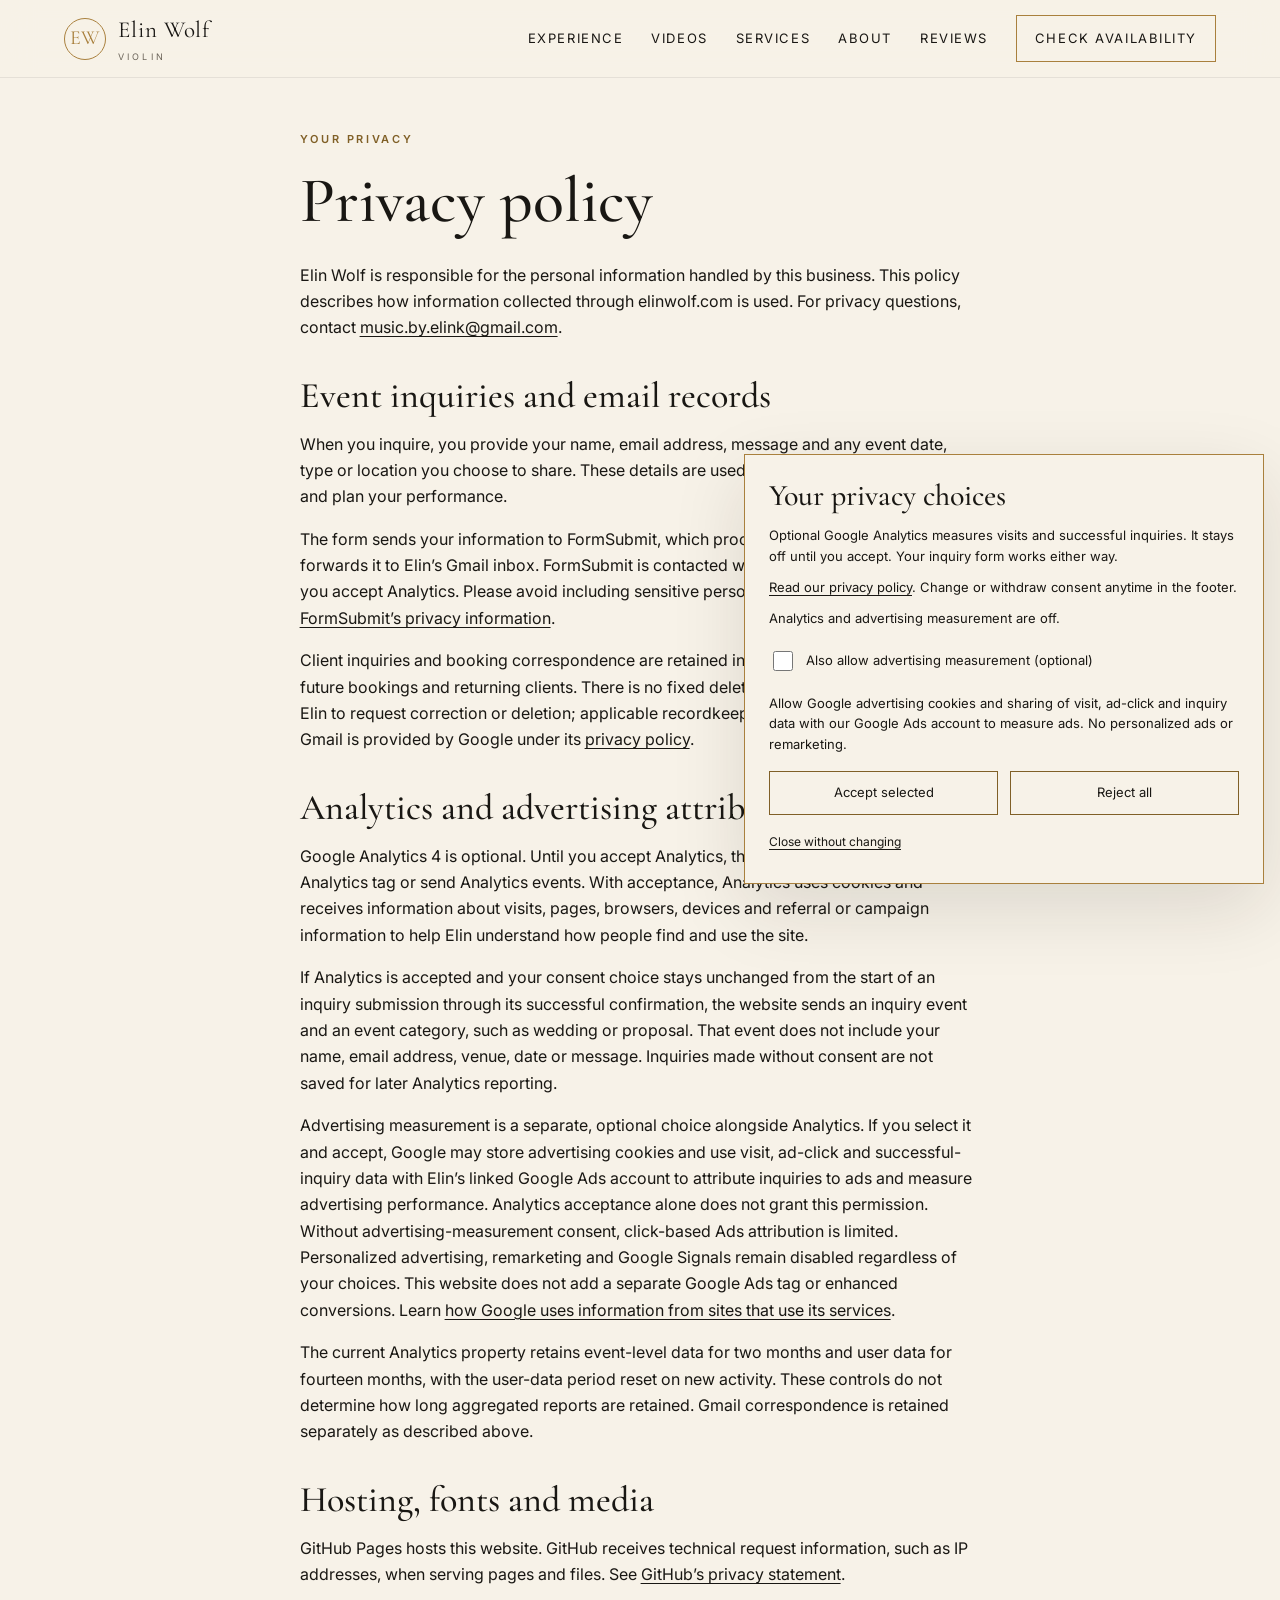
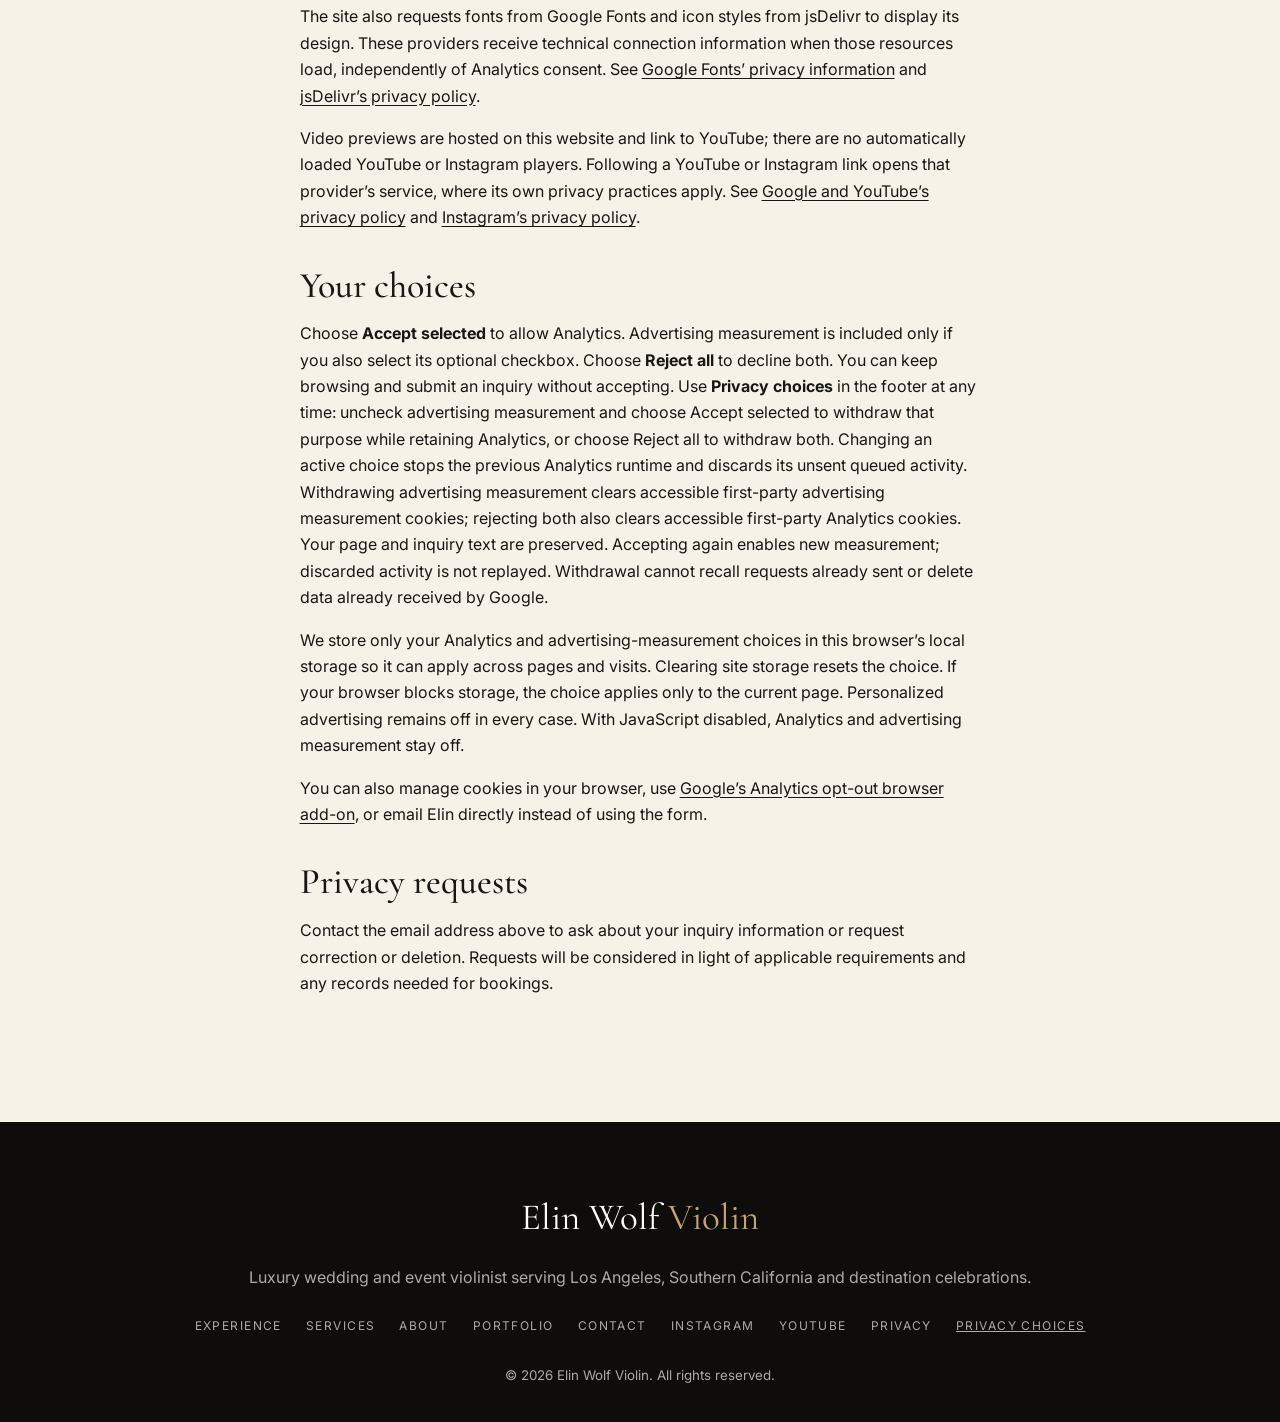
<file: privacy.html>
<!DOCTYPE html>
<html lang="en">
<head>
  <meta charset="UTF-8" />
  <meta name="viewport" content="width=device-width, initial-scale=1.0" />
  <title>Privacy Policy | Elin Wolf</title>
  <meta name="description" content="How Elin Wolf handles event inquiries, website analytics and advertising attribution." />
  <link rel="canonical" href="https://elinwolf.com/privacy.html" />
  <link rel="preconnect" href="https://fonts.googleapis.com" />
  <link rel="preconnect" href="https://fonts.gstatic.com" crossorigin />
  <link href="https://fonts.googleapis.com/css2?family=Cormorant+Garamond:wght@400;500;600;700&family=Inter:wght@300;400;500;600&display=swap" rel="stylesheet" />
  <link href="https://cdn.jsdelivr.net/npm/bootstrap-icons@1.11.3/font/bootstrap-icons.min.css" rel="stylesheet" />
  <link rel="stylesheet" href="styles.css" />
  <script src="consent.js" defer></script>
</head>
<body>
  <section class="consent-panel" id="consent-panel" aria-labelledby="consent-title" hidden>
    <h2 id="consent-title">Your privacy choices</h2>
    <p>Optional Google Analytics measures visits and successful inquiries. It stays off until you accept. Your inquiry form works either way.</p>
    <p><a href="privacy.html">Read our privacy policy</a>. Change or withdraw consent anytime in the footer.</p>
    <p id="consent-status" role="status"></p>
    <label class="consent-option"><input type="checkbox" data-consent-advertising aria-describedby="advertising-purpose" /><span>Also allow advertising measurement (optional)</span></label>
    <p id="advertising-purpose">Allow Google advertising cookies and sharing of visit, ad-click and inquiry data with our Google Ads account to measure ads. No personalized ads or remarketing.</p>
    <div class="consent-actions">
      <button type="button" data-consent-accept>Accept selected</button>
      <button type="button" data-consent-reject>Reject all</button>
    </div>
    <button class="consent-close" type="button" data-consent-close>Close without changing</button>
  </section>

  <header class="site-header" id="top">
    <a class="brand" href="/#top" aria-label="Elin Wolf home">
      <span class="brand-mark">EW</span>
      <span class="brand-text">Elin Wolf <small>Violin</small></span>
    </a>
    <button class="menu-toggle" aria-label="Open navigation" aria-expanded="false">☰</button>
    <nav class="nav" aria-label="Primary navigation">
      <a href="/#experience">Experience</a>
      <a href="/#videos">Videos</a>
      <a href="services.html">Services</a>
      <a href="/#about">About</a>
      <a href="/#reviews">Reviews</a>
      <a class="nav-cta" href="/#contact">Check Availability</a>
      <span class="nav-socials" aria-label="Follow Elin Wolf">
        <a href="https://www.instagram.com/elinwolfviolin/" target="_blank" rel="noopener" aria-label="Instagram"><i class="bi bi-instagram" aria-hidden="true"></i></a>
        <a href="https://www.youtube.com/@elinwolf" target="_blank" rel="noopener" aria-label="YouTube"><i class="bi bi-youtube" aria-hidden="true"></i></a>
      </span>
    </nav>
  </header>
  <main class="privacy-page section">
    <p class="eyebrow">Your privacy</p>
    <h1>Privacy policy</h1>
    <p>Elin Wolf is responsible for the personal information handled by this business. This policy describes how information collected through elinwolf.com is used. For privacy questions, contact <a href="mailto:music.by.elink@gmail.com">music.by.elink@gmail.com</a>.</p>
    <h2>Event inquiries and email records</h2>
    <p>When you inquire, you provide your name, email address, message and any event date, type or location you choose to share. These details are used to respond, discuss availability and plan your performance.</p>
    <p>The form sends your information to FormSubmit, which processes the submission and forwards it to Elin’s Gmail inbox. FormSubmit is contacted when you submit, whether or not you accept Analytics. Please avoid including sensitive personal information. See <a href="https://formsubmit.co/privacy.pdf">FormSubmit’s privacy information</a>.</p>
    <p>Client inquiries and booking correspondence are retained in Gmail for business records, future bookings and returning clients. There is no fixed deletion period. You can contact Elin to request correction or deletion; applicable recordkeeping needs will be considered. Gmail is provided by Google under its <a href="https://policies.google.com/privacy">privacy policy</a>.</p>
    <h2>Analytics and advertising attribution</h2>
    <p>Google Analytics 4 is optional. Until you accept Analytics, this website does not load the Analytics tag or send Analytics events. With acceptance, Analytics uses cookies and receives information about visits, pages, browsers, devices and referral or campaign information to help Elin understand how people find and use the site.</p>
    <p>If Analytics is accepted and your consent choice stays unchanged from the start of an inquiry submission through its successful confirmation, the website sends an inquiry event and an event category, such as wedding or proposal. That event does not include your name, email address, venue, date or message. Inquiries made without consent are not saved for later Analytics reporting.</p>
    <p>Advertising measurement is a separate, optional choice alongside Analytics. If you select it and accept, Google may store advertising cookies and use visit, ad-click and successful-inquiry data with Elin’s linked Google Ads account to attribute inquiries to ads and measure advertising performance. Analytics acceptance alone does not grant this permission. Without advertising-measurement consent, click-based Ads attribution is limited. Personalized advertising, remarketing and Google Signals remain disabled regardless of your choices. This website does not add a separate Google Ads tag or enhanced conversions. Learn <a href="https://policies.google.com/technologies/partner-sites">how Google uses information from sites that use its services</a>.</p>
    <p>The current Analytics property retains event-level data for two months and user data for fourteen months, with the user-data period reset on new activity. These controls do not determine how long aggregated reports are retained. Gmail correspondence is retained separately as described above.</p>
    <h2>Hosting, fonts and media</h2>
    <p>GitHub Pages hosts this website. GitHub receives technical request information, such as IP addresses, when serving pages and files. See <a href="https://docs.github.com/en/site-policy/privacy-policies/github-general-privacy-statement">GitHub’s privacy statement</a>.</p>
    <p>The site also requests fonts from Google Fonts and icon styles from jsDelivr to display its design. These providers receive technical connection information when those resources load, independently of Analytics consent. See <a href="https://developers.google.com/fonts/faq/privacy">Google Fonts’ privacy information</a> and <a href="https://www.jsdelivr.com/terms/privacy-policy">jsDelivr’s privacy policy</a>.</p>
    <p>Video previews are hosted on this website and link to YouTube; there are no automatically loaded YouTube or Instagram players. Following a YouTube or Instagram link opens that provider’s service, where its own privacy practices apply. See <a href="https://policies.google.com/privacy">Google and YouTube’s privacy policy</a> and <a href="https://privacycenter.instagram.com/policy/">Instagram’s privacy policy</a>.</p>
    <h2>Your choices</h2>
    <p>Choose <strong>Accept selected</strong> to allow Analytics. Advertising measurement is included only if you also select its optional checkbox. Choose <strong>Reject all</strong> to decline both. You can keep browsing and submit an inquiry without accepting. Use <strong>Privacy choices</strong> in the footer at any time: uncheck advertising measurement and choose Accept selected to withdraw that purpose while retaining Analytics, or choose Reject all to withdraw both. Changing an active choice stops the previous Analytics runtime and discards its unsent queued activity. Withdrawing advertising measurement clears accessible first-party advertising measurement cookies; rejecting both also clears accessible first-party Analytics cookies. Your page and inquiry text are preserved. Accepting again enables new measurement; discarded activity is not replayed. Withdrawal cannot recall requests already sent or delete data already received by Google.</p>
    <p>We store only your Analytics and advertising-measurement choices in this browser’s local storage so it can apply across pages and visits. Clearing site storage resets the choice. If your browser blocks storage, the choice applies only to the current page. Personalized advertising remains off in every case. With JavaScript disabled, Analytics and advertising measurement stay off.</p>
    <p>You can also manage cookies in your browser, use <a href="https://tools.google.com/dlpage/gaoptout">Google’s Analytics opt-out browser add-on</a>, or email Elin directly instead of using the form.</p>
    <h2>Privacy requests</h2>
    <p>Contact the email address above to ask about your inquiry information or request correction or deletion. Requests will be considered in light of applicable requirements and any records needed for bookings.</p>
  </main>
  <footer>
    <div class="footer-brand">Elin Wolf <span>Violin</span></div>
    <p>Luxury wedding and event violinist serving Los Angeles, Southern California and destination celebrations.</p>
    <div class="footer-links"><a href="/#experience">Experience</a><a href="services.html">Services</a><a href="/#about">About</a><a href="/#portfolio">Portfolio</a><a href="/#contact">Contact</a><a href="https://www.instagram.com/elinwolfviolin/" target="_blank" rel="noopener">Instagram</a><a href="https://www.youtube.com/@elinwolf" target="_blank" rel="noopener">YouTube</a><a href="privacy.html">Privacy</a><button class="privacy-settings" type="button" data-consent-settings hidden>Privacy choices</button></div>
    <small>© <span id="year"></span> Elin Wolf Violin. All rights reserved.</small>
  </footer>

  <script src="script.js"></script>
</body>
</html>
</file>
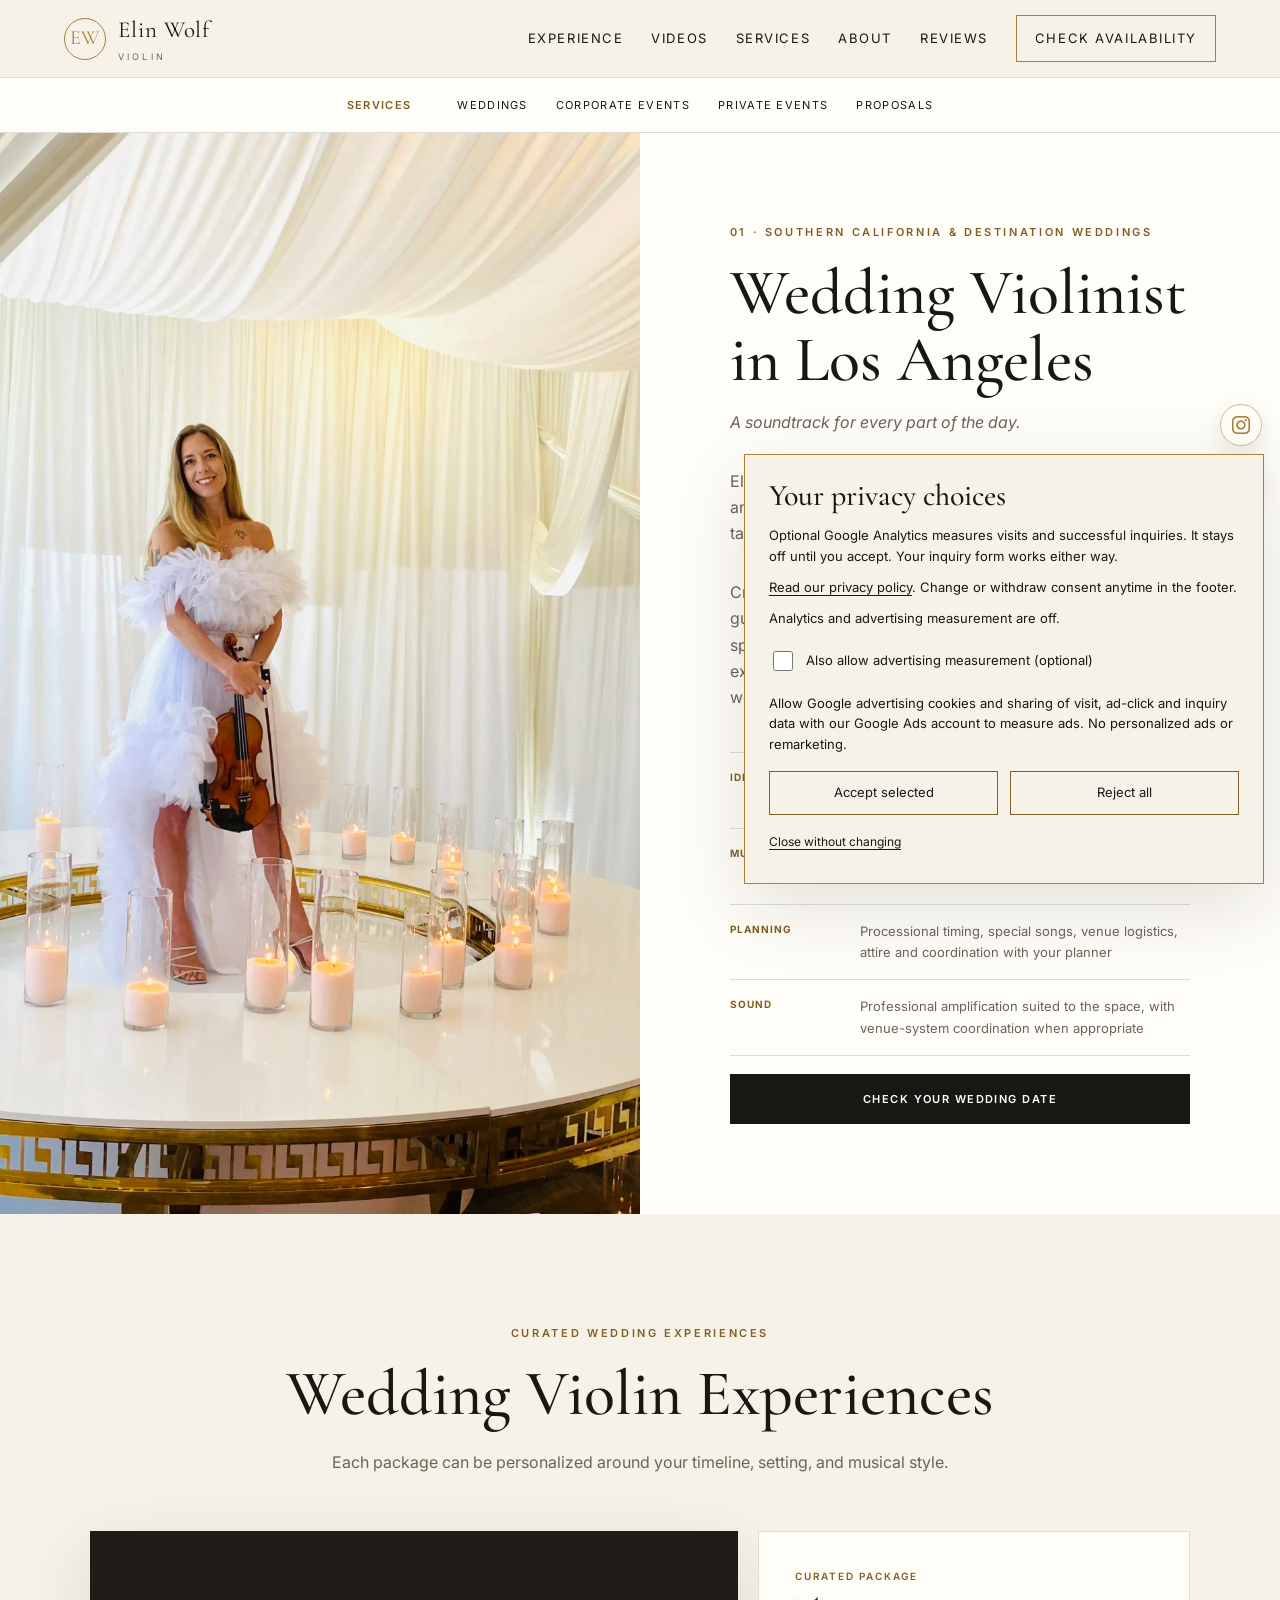
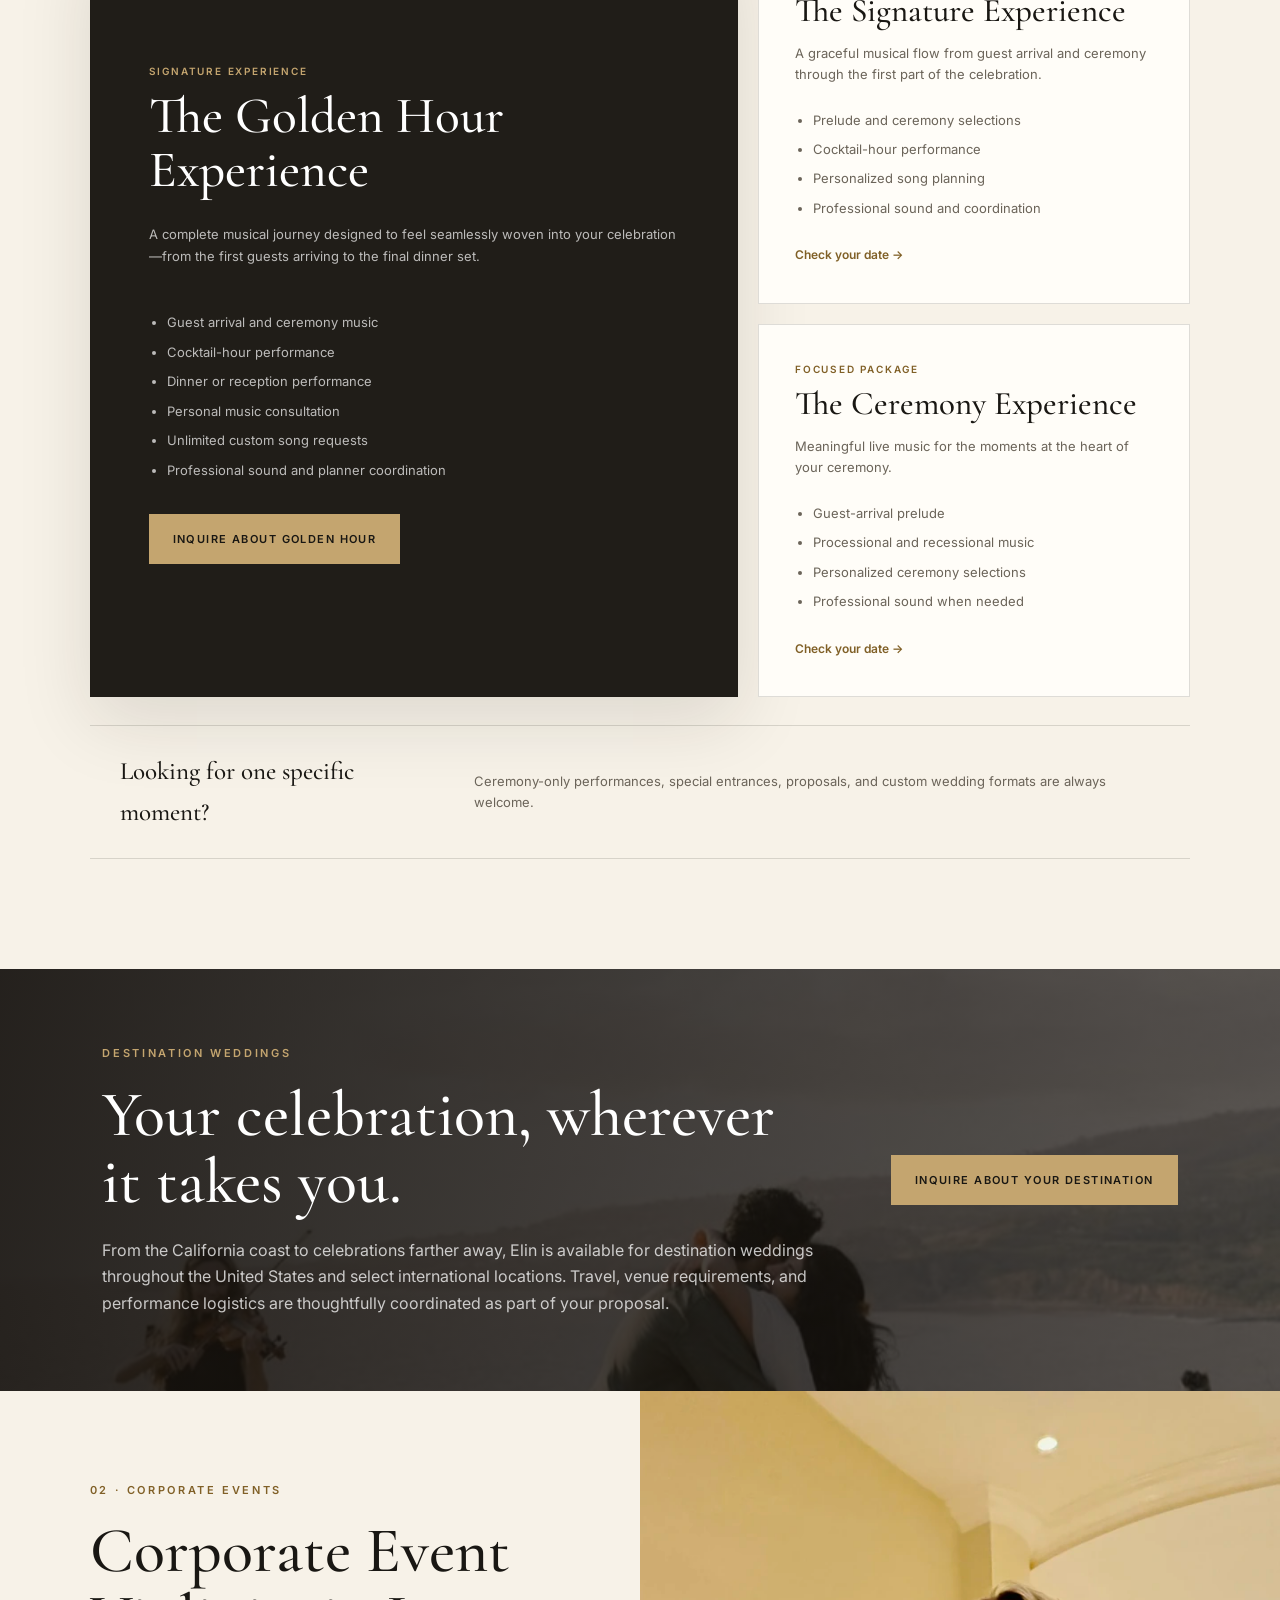
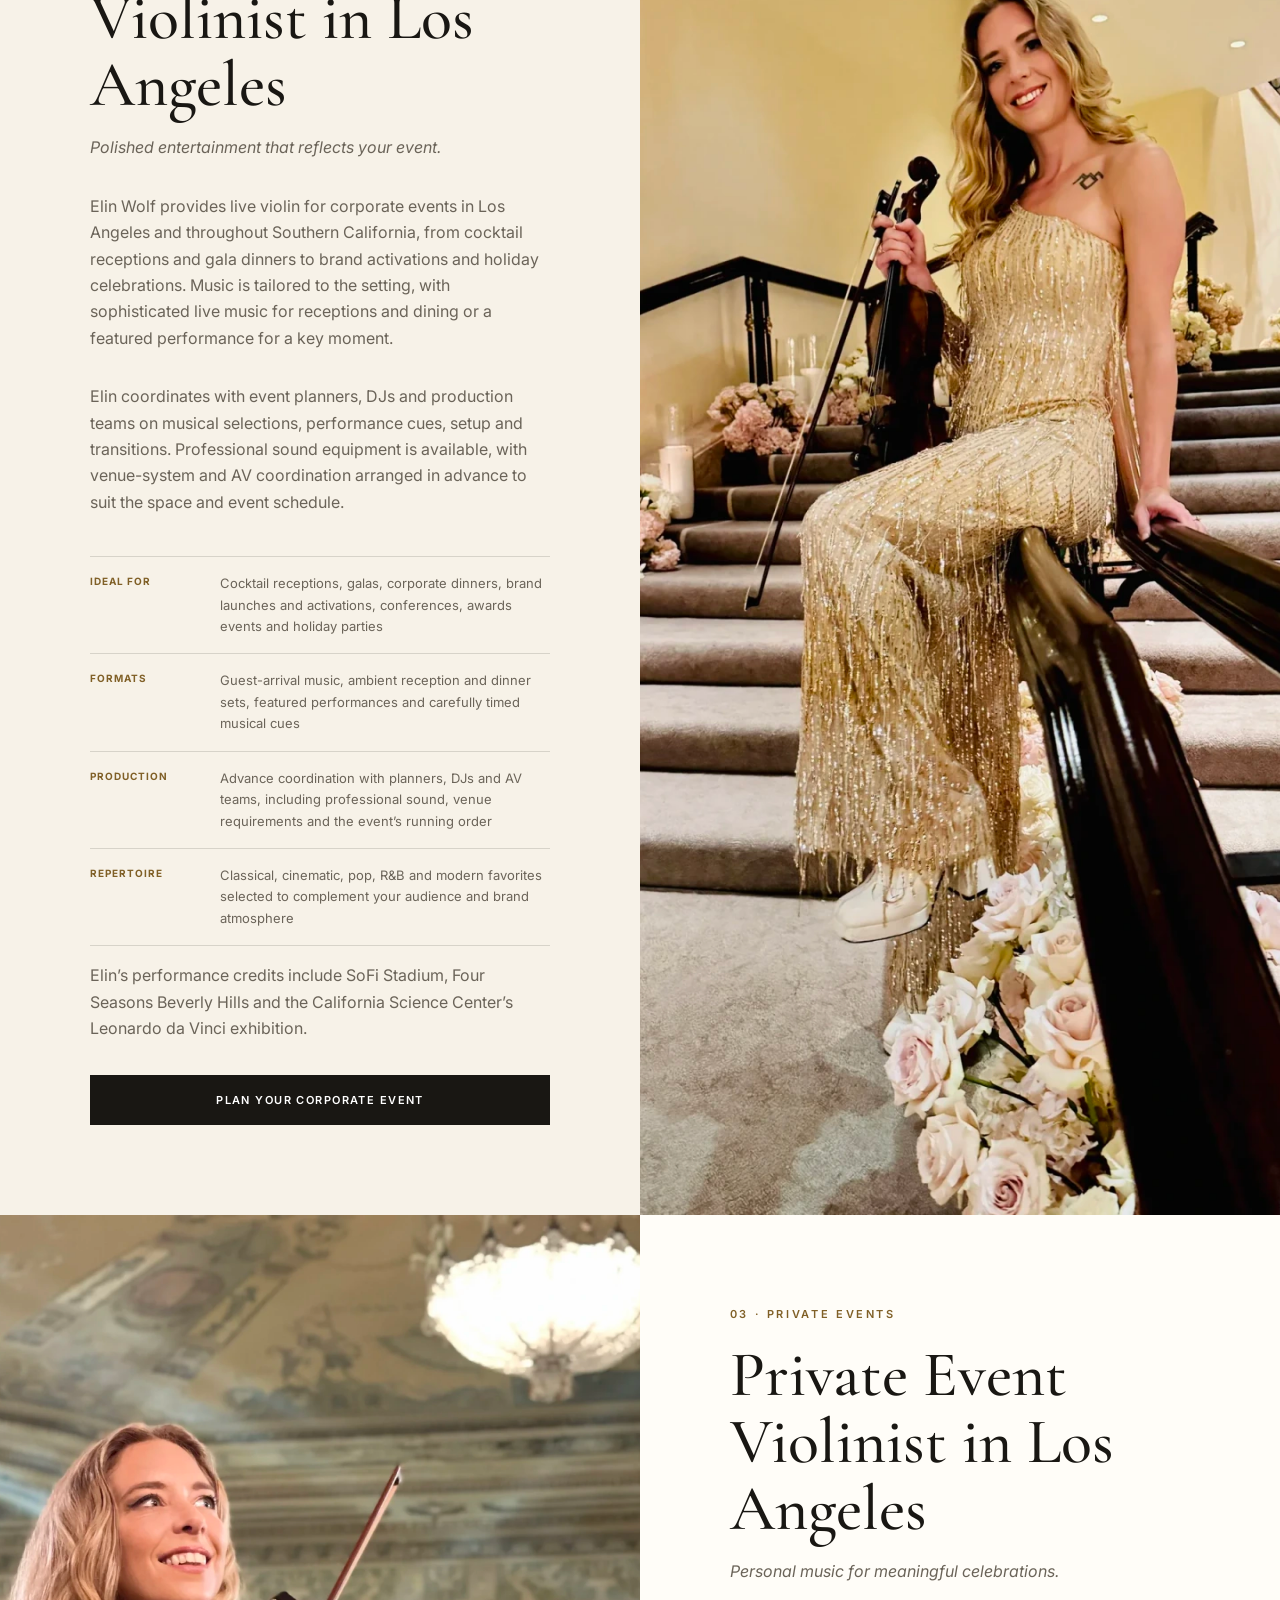
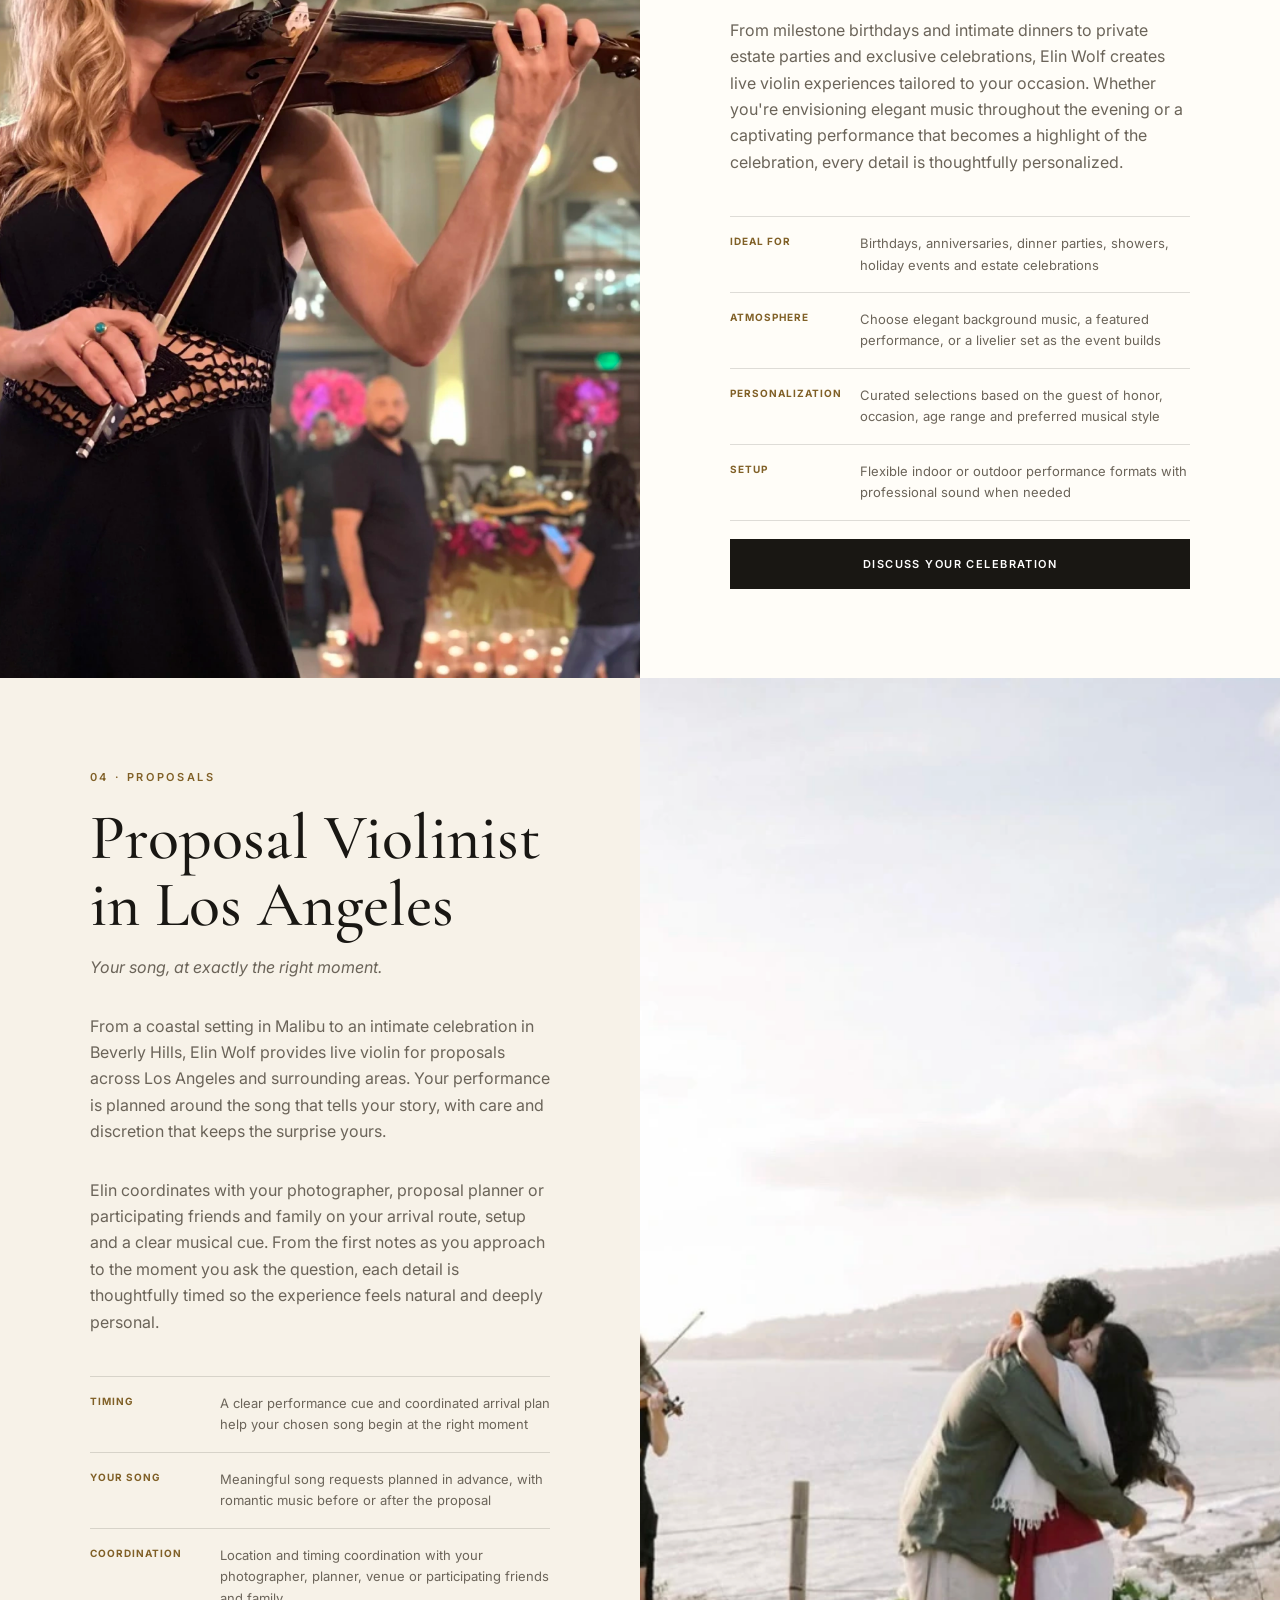
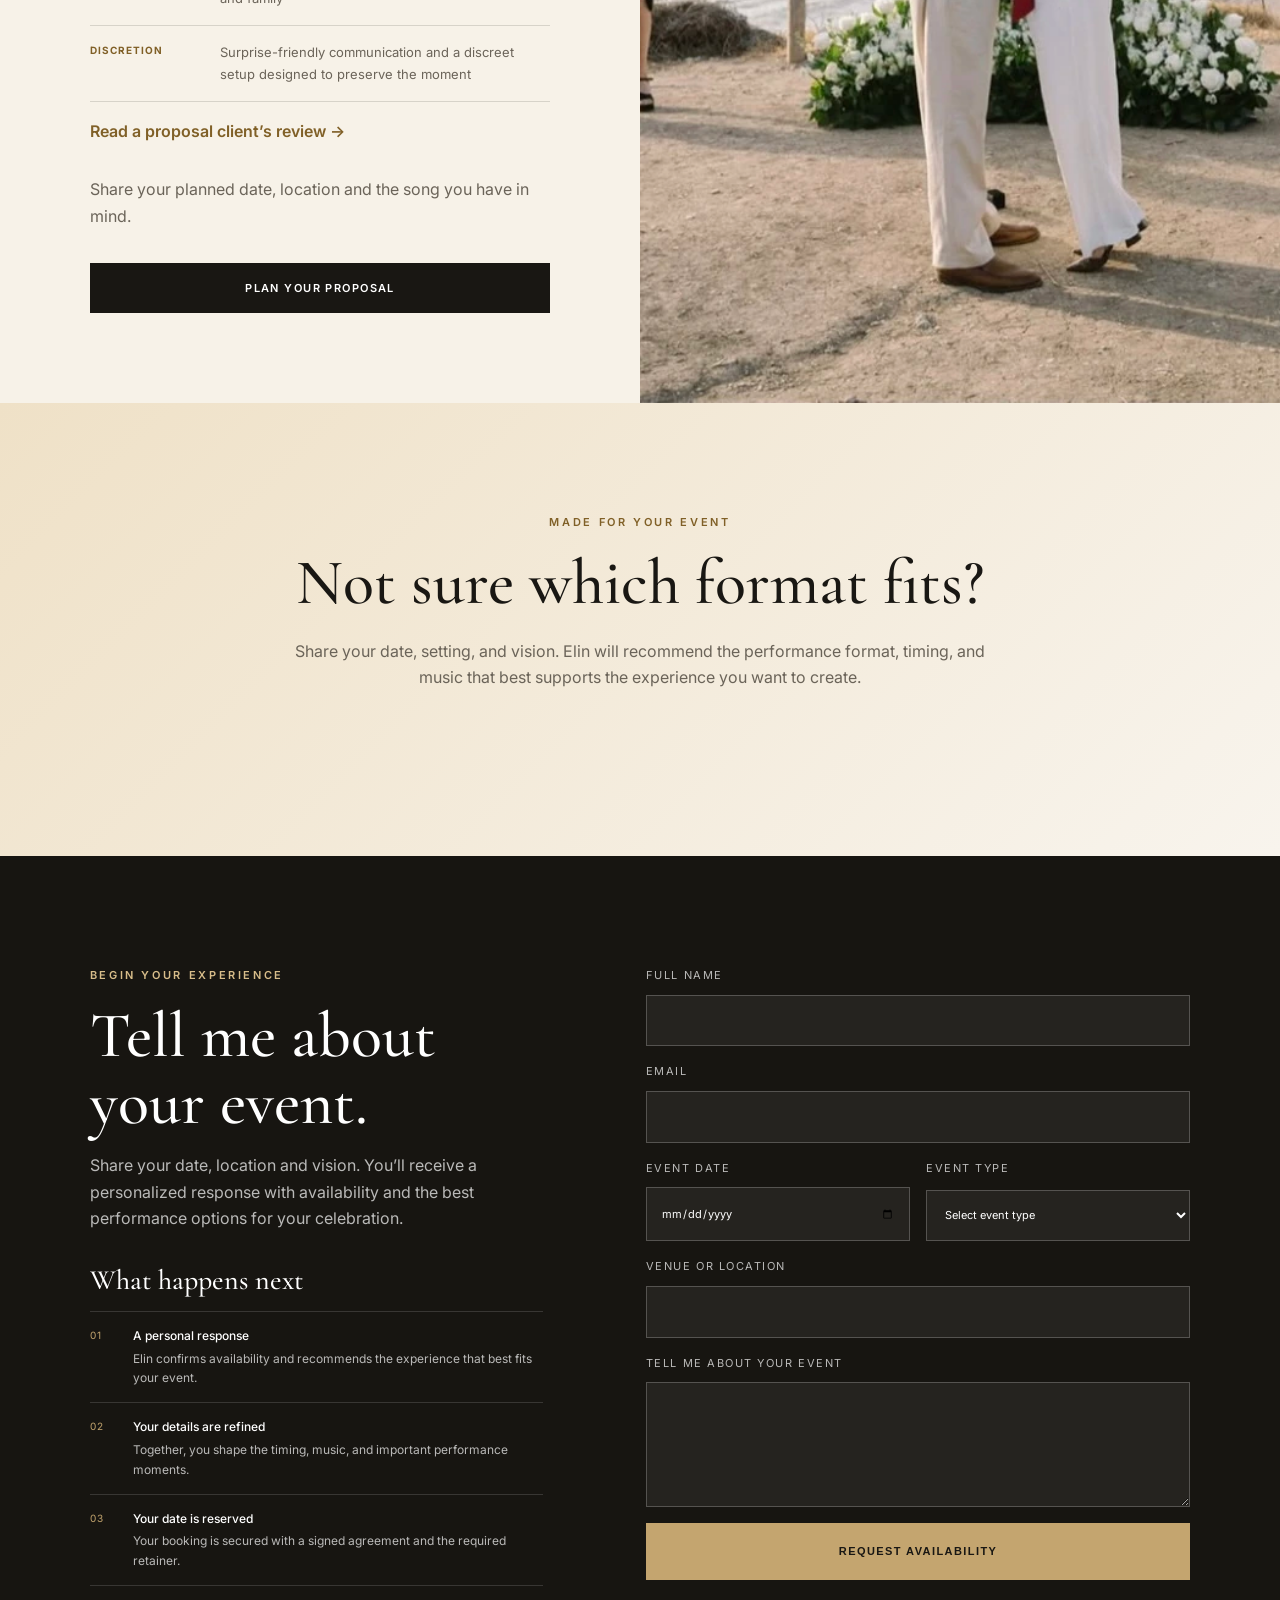
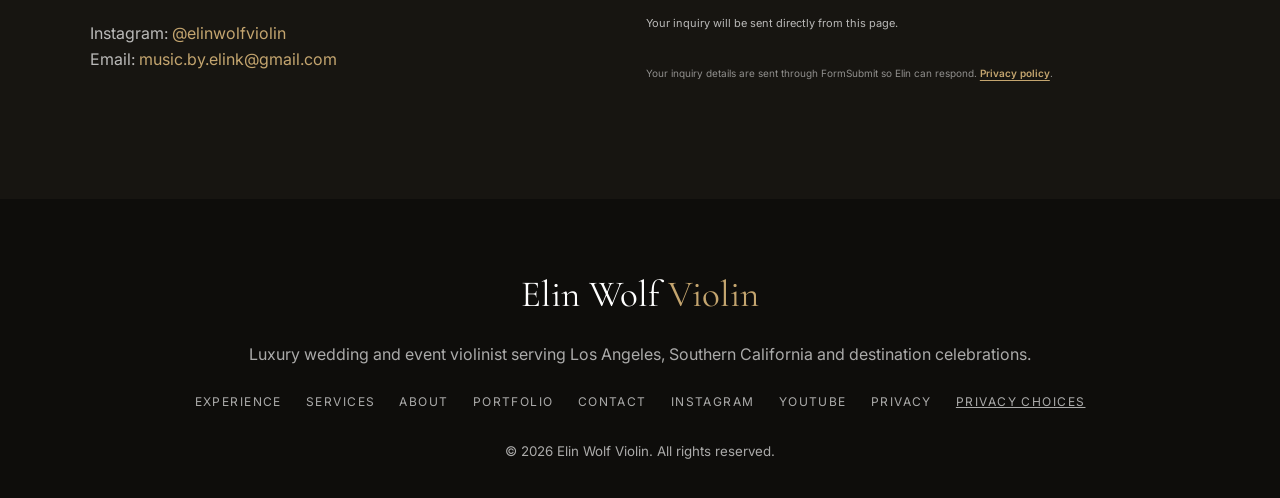
<file: services.html>
<!DOCTYPE html>
<html lang="en">
<head>
  <meta charset="UTF-8" />
  <meta name="viewport" content="width=device-width, initial-scale=1.0" />
  <title>Live Violin Services Los Angeles | Weddings &amp; Events</title>
  <meta name="description" content="Explore Elin Wolf’s Los Angeles live violin services for weddings, corporate events, private parties, proposals and destination celebrations." />
  <meta name="robots" content="index, follow, max-image-preview:large, max-snippet:-1, max-video-preview:-1" />
  <meta name="theme-color" content="#f7f2e8" />
  <meta property="og:title" content="Live Violin Services Los Angeles | Elin Wolf" />
  <meta property="og:description" content="Personalized wedding and event violin services across Los Angeles, Southern California and destinations beyond." />
  <meta property="og:type" content="website" />
  <meta property="og:locale" content="en_US" />
  <meta property="og:url" content="https://elinwolf.com/services.html" />
  <meta property="og:image" content="https://elinwolf.com/assets/images/performance-celebration.webp" />
  <meta property="og:image:alt" content="Elin Wolf with her violin at an elegant Beverly Hills event" />
  <meta name="twitter:card" content="summary_large_image" />
  <meta name="twitter:title" content="Wedding & Event Violin Services | Elin Wolf" />
  <meta name="twitter:description" content="Personalized live violin experiences shaped around your celebration." />
  <meta name="twitter:image" content="https://elinwolf.com/assets/images/performance-celebration.webp" />
  <link rel="canonical" href="https://elinwolf.com/services.html" />
  <link rel="preload" as="image" href="assets/images/elin-portrait.webp" imagesrcset="assets/images/responsive/elin-portrait-480.webp 480w, assets/images/responsive/elin-portrait-800.webp 800w, assets/images/responsive/elin-portrait-1200.webp 1200w, assets/images/elin-portrait.webp 1500w" imagesizes="(max-width: 980px) max(100vw, 420px), max(50vw, 1000px)" type="image/webp" fetchpriority="high" />
  <link rel="preconnect" href="https://fonts.googleapis.com">
  <link rel="preconnect" href="https://fonts.gstatic.com" crossorigin>
  <link href="https://fonts.googleapis.com/css2?family=Cormorant+Garamond:wght@400;500;600;700&family=Inter:wght@300;400;500;600&display=swap" rel="stylesheet">
  <link href="https://cdn.jsdelivr.net/npm/bootstrap-icons@1.11.3/font/bootstrap-icons.min.css" rel="stylesheet">
  <link rel="stylesheet" href="styles.css" />
  <script type="application/ld+json">
  {
    "@context": "https://schema.org",
    "@type": "ItemList",
    "name": "Elin Wolf Live Violin Services",
    "url": "https://elinwolf.com/services.html",
    "itemListElement": [
      {"@type": "ListItem", "position": 1, "name": "Wedding Violinist", "url": "https://elinwolf.com/services.html#weddings"},
      {"@type": "ListItem", "position": 2, "name": "Corporate Event Violinist", "url": "https://elinwolf.com/services.html#corporate"},
      {"@type": "ListItem", "position": 3, "name": "Private Event Violinist", "url": "https://elinwolf.com/services.html#private"},
      {"@type": "ListItem", "position": 4, "name": "Proposal Violinist", "url": "https://elinwolf.com/services.html#proposals"}
    ]
  }
  </script>
  <script src="consent.js" defer></script>
</head>
<body>
  <section class="consent-panel" id="consent-panel" aria-labelledby="consent-title" hidden>
    <h2 id="consent-title">Your privacy choices</h2>
    <p>Optional Google Analytics measures visits and successful inquiries. It stays off until you accept. Your inquiry form works either way.</p>
    <p><a href="privacy.html">Read our privacy policy</a>. Change or withdraw consent anytime in the footer.</p>
    <p id="consent-status" role="status"></p>
    <label class="consent-option"><input type="checkbox" data-consent-advertising aria-describedby="advertising-purpose" /><span>Also allow advertising measurement (optional)</span></label>
    <p id="advertising-purpose">Allow Google advertising cookies and sharing of visit, ad-click and inquiry data with our Google Ads account to measure ads. No personalized ads or remarketing.</p>
    <div class="consent-actions">
      <button type="button" data-consent-accept>Accept selected</button>
      <button type="button" data-consent-reject>Reject all</button>
    </div>
    <button class="consent-close" type="button" data-consent-close>Close without changing</button>
  </section>

  <header class="site-header" id="top">
    <a class="brand" href="/#top" aria-label="Elin Wolf home">
      <span class="brand-mark">EW</span>
      <span class="brand-text">Elin Wolf <small>Violin</small></span>
    </a>
    <button class="menu-toggle" aria-label="Open navigation" aria-expanded="false">☰</button>
    <nav class="nav" aria-label="Primary navigation">
      <a href="/#experience">Experience</a>
      <a href="/#videos">Videos</a>
      <a href="#services-list">Services</a>
      <a href="/#about">About</a>
      <a href="/#reviews">Reviews</a>
      <a class="nav-cta" href="#contact">Check Availability</a>
      <span class="nav-socials" aria-label="Follow Elin Wolf">
        <a href="https://www.instagram.com/elinwolfviolin/" target="_blank" rel="noopener" aria-label="Instagram"><i class="bi bi-instagram" aria-hidden="true"></i></a>
        <a href="https://www.youtube.com/@elinwolf" target="_blank" rel="noopener" aria-label="YouTube"><i class="bi bi-youtube" aria-hidden="true"></i></a>
      </span>
    </nav>
  </header>
  <aside class="social-rail" aria-label="Follow Elin Wolf">
    <a href="https://www.instagram.com/elinwolfviolin/" target="_blank" rel="noopener" aria-label="Follow Elin Wolf Violin on Instagram" title="Instagram"><i class="bi bi-instagram" aria-hidden="true"></i></a>
    <a href="https://www.youtube.com/@elinwolf" target="_blank" rel="noopener" aria-label="Watch Elin Wolf on YouTube" title="YouTube"><i class="bi bi-youtube" aria-hidden="true"></i></a>
  </aside>

  <main class="services-page">
    <nav class="service-jump" id="services-list" aria-label="Service categories">
      <h1>Services</h1>
      <a href="#weddings">Weddings</a>
      <a href="#corporate">Corporate Events</a>
      <a href="#private">Private Events</a>
      <a href="#proposals">Proposals</a>
    </nav>

    <section class="service-detail" id="weddings">
      <figure class="service-detail-image reveal"><img src="assets/images/responsive/elin-portrait-800.webp" srcset="assets/images/responsive/elin-portrait-480.webp 480w, assets/images/responsive/elin-portrait-800.webp 800w, assets/images/responsive/elin-portrait-1200.webp 1200w, assets/images/elin-portrait.webp 1500w" sizes="(max-width: 980px) max(100vw, 420px), max(50vw, 1000px)" alt="Elin Wolf in a white dress on a round platform surrounded by candlelight" width="1500" height="2000" fetchpriority="high" decoding="async" /></figure>
      <div class="service-detail-copy reveal">
        <p class="eyebrow">01 · Southern California &amp; Destination Weddings</p>
        <h2>Wedding Violinist in Los Angeles</h2>
        <p><em>A soundtrack for every part of the day.</em></p>
        <p>Elin Wolf provides live wedding violin music in Los Angeles and throughout Southern California, with performances tailored to your ceremony, cocktail hour and reception.</p>
        <p>Create a cohesive soundtrack that carries naturally from guest arrival through the ceremony, cocktail hour, dinner, and special entrances. For couples who prefer a more focused experience, ceremony-only performances and individual wedding moments are also available.</p>
        <div class="service-facts">
          <article><strong>Ideal for</strong><span>Ceremonies, cocktail hours, receptions, dinners and full wedding experiences</span></article>
          <article><strong>Music</strong><span>Classical, cinematic, pop, R&amp;B, Latin, romantic standards and meaningful custom requests</span></article>
          <article><strong>Planning</strong><span>Processional timing, special songs, venue logistics, attire and coordination with your planner</span></article>
          <article><strong>Sound</strong><span>Professional amplification suited to the space, with venue-system coordination when appropriate</span></article>
        </div>
        <a class="button button-dark" href="#contact" data-event-type="Wedding">Check Your Wedding Date</a>
      </div>
    </section>

    <section class="wedding-packages section" id="wedding-packages" aria-labelledby="wedding-packages-title">
      <div class="section-heading centered reveal">
        <p class="eyebrow">Curated wedding experiences</p>
        <h2 id="wedding-packages-title">Wedding Violin Experiences</h2>
        <p class="section-intro">Each package can be personalized around your timeline, setting, and musical style.</p>
      </div>
      <div class="wedding-package-grid">
        <article class="wedding-package wedding-package-signature reveal">
          <p class="package-label">Signature Experience</p>
          <h3>The Golden Hour Experience</h3>
          <p>A complete musical journey designed to feel seamlessly woven into your celebration—from the first guests arriving to the final dinner set.</p>
          <ul>
            <li>Guest arrival and ceremony music</li>
            <li>Cocktail-hour performance</li>
            <li>Dinner or reception performance</li>
            <li>Personal music consultation</li>
            <li>Unlimited custom song requests</li>
            <li>Professional sound and planner coordination</li>
          </ul>
          <a class="button button-primary" href="#contact" data-event-type="Wedding">Inquire About Golden Hour</a>
        </article>
        <div class="wedding-package-secondary">
          <article class="wedding-package reveal">
            <p class="package-label">Curated Package</p>
            <h3>The Signature Experience</h3>
            <p>A graceful musical flow from guest arrival and ceremony through the first part of the celebration.</p>
            <ul><li>Prelude and ceremony selections</li><li>Cocktail-hour performance</li><li>Personalized song planning</li><li>Professional sound and coordination</li></ul>
            <a class="text-link" href="#contact" data-event-type="Wedding">Check your date →</a>
          </article>
          <article class="wedding-package reveal">
            <p class="package-label">Focused Package</p>
            <h3>The Ceremony Experience</h3>
            <p>Meaningful live music for the moments at the heart of your ceremony.</p>
            <ul><li>Guest-arrival prelude</li><li>Processional and recessional music</li><li>Personalized ceremony selections</li><li>Professional sound when needed</li></ul>
            <a class="text-link" href="#contact" data-event-type="Wedding">Check your date →</a>
          </article>
        </div>
      </div>
      <div class="individual-moments reveal">
        <strong>Looking for one specific moment?</strong>
        <p>Ceremony-only performances, special entrances, proposals, and custom wedding formats are always welcome.</p>
      </div>
    </section>

    <section class="destination-weddings">
      <div class="destination-copy reveal">
        <p class="eyebrow">Destination Weddings</p>
        <h2>Your celebration, wherever it takes you.</h2>
        <p>From the California coast to celebrations farther away, Elin is available for destination weddings throughout the United States and select international locations. Travel, venue requirements, and performance logistics are thoughtfully coordinated as part of your proposal.</p>
      </div>
      <a class="button button-primary reveal" href="#contact" data-event-type="Wedding">Inquire About Your Destination</a>
    </section>

    <section class="service-detail service-detail-reverse" id="corporate">
      <figure class="service-detail-image reveal"><img src="assets/images/responsive/performance-sofi-800.webp" srcset="assets/images/responsive/performance-sofi-480.webp 480w, assets/images/responsive/performance-sofi-800.webp 800w, assets/images/responsive/performance-sofi-1200.webp 1200w, assets/images/performance-sofi.webp 1500w" sizes="(max-width: 980px) max(100vw, 420px), max(50vw, 1000px)" alt="Elin Wolf performing at a large corporate venue" width="1500" height="2000" loading="lazy" decoding="async" /></figure>
      <div class="service-detail-copy reveal">
        <p class="eyebrow">02 · Corporate Events</p>
        <h2>Corporate Event Violinist in Los Angeles</h2>
        <p><em>Polished entertainment that reflects your event.</em></p>
        <p>Elin Wolf provides live violin for corporate events in Los Angeles and throughout Southern California, from cocktail receptions and gala dinners to brand activations and holiday celebrations. Music is tailored to the setting, with sophisticated live music for receptions and dining or a featured performance for a key moment.</p>
        <p>Elin coordinates with event planners, DJs and production teams on musical selections, performance cues, setup and transitions. Professional sound equipment is available, with venue-system and AV coordination arranged in advance to suit the space and event schedule.</p>
        <div class="service-facts">
          <article><strong>Ideal for</strong><span>Cocktail receptions, galas, corporate dinners, brand launches and activations, conferences, awards events and holiday parties</span></article>
          <article><strong>Formats</strong><span>Guest-arrival music, ambient reception and dinner sets, featured performances and carefully timed musical cues</span></article>
          <article><strong>Production</strong><span>Advance coordination with planners, DJs and AV teams, including professional sound, venue requirements and the event’s running order</span></article>
          <article><strong>Repertoire</strong><span>Classical, cinematic, pop, R&amp;B and modern favorites selected to complement your audience and brand atmosphere</span></article>
        </div>
        <p>Elin’s performance credits include SoFi Stadium, Four Seasons Beverly Hills and the California Science Center’s Leonardo da Vinci exhibition.</p>
        <a class="button button-dark" href="#contact" data-event-type="Corporate Event">Plan Your Corporate Event</a>
      </div>
    </section>

    <section class="service-detail" id="private">
      <figure class="service-detail-image reveal"><img src="assets/images/responsive/performance-private-800.webp" srcset="assets/images/responsive/performance-private-480.webp 480w, assets/images/responsive/performance-private-800.webp 800w, assets/images/responsive/performance-private-1200.webp 1200w, assets/images/performance-private.webp 1500w" sizes="(max-width: 980px) max(100vw, 420px), max(50vw, 1000px)" alt="Elin Wolf playing violin for guests at a private event" width="1500" height="2000" loading="lazy" decoding="async" /></figure>
      <div class="service-detail-copy reveal">
        <p class="eyebrow">03 · Private Events</p>
        <h2>Private Event Violinist in Los Angeles</h2>
        <p><em>Personal music for meaningful celebrations.</em></p>
        <p>From milestone birthdays and intimate dinners to private estate parties and exclusive celebrations, Elin Wolf creates live violin experiences tailored to your occasion. Whether you're envisioning elegant music throughout the evening or a captivating performance that becomes a highlight of the celebration, every detail is thoughtfully personalized.</p>
        <div class="service-facts">
          <article><strong>Ideal for</strong><span>Birthdays, anniversaries, dinner parties, showers, holiday events and estate celebrations</span></article>
          <article><strong>Atmosphere</strong><span>Choose elegant background music, a featured performance, or a livelier set as the event builds</span></article>
          <article><strong>Personalization</strong><span>Curated selections based on the guest of honor, occasion, age range and preferred musical style</span></article>
          <article><strong>Setup</strong><span>Flexible indoor or outdoor performance formats with professional sound when needed</span></article>
        </div>
        <a class="button button-dark" href="#contact" data-event-type="Private Event">Discuss Your Celebration</a>
      </div>
    </section>

    <section class="service-detail service-detail-reverse" id="proposals">
      <figure class="service-detail-image reveal"><img src="assets/images/responsive/proposal-ocean-800.webp" srcset="assets/images/responsive/proposal-ocean-480.webp 480w, assets/images/responsive/proposal-ocean-800.webp 800w, assets/images/responsive/proposal-ocean-843.webp 843w" sizes="(max-width: 980px) max(100vw, 420px), max(50vw, 1000px)" alt="Elin Wolf performing violin during an oceanfront proposal" width="843" height="1084" loading="lazy" decoding="async" /></figure>
      <div class="service-detail-copy reveal">
        <p class="eyebrow">04 · Proposals</p>
        <h2>Proposal Violinist in Los Angeles</h2>
        <p><em>Your song, at exactly the right moment.</em></p>
        <p>From a coastal setting in Malibu to an intimate celebration in Beverly Hills, Elin Wolf provides live violin for proposals across Los Angeles and surrounding areas. Your performance is planned around the song that tells your story, with care and discretion that keeps the surprise yours.</p>
        <p>Elin coordinates with your photographer, proposal planner or participating friends and family on your arrival route, setup and a clear musical cue. From the first notes as you approach to the moment you ask the question, each detail is thoughtfully timed so the experience feels natural and deeply personal.</p>
        <div class="service-facts">
          <article><strong>Timing</strong><span>A clear performance cue and coordinated arrival plan help your chosen song begin at the right moment</span></article>
          <article><strong>Your song</strong><span>Meaningful song requests planned in advance, with romantic music before or after the proposal</span></article>
          <article><strong>Coordination</strong><span>Location and timing coordination with your photographer, planner, venue or participating friends and family</span></article>
          <article><strong>Discretion</strong><span>Surprise-friendly communication and a discreet setup designed to preserve the moment</span></article>
        </div>
        <p><a class="text-link" href="/#reviews">Read a proposal client’s review →</a></p>
        <p>Share your planned date, location and the song you have in mind.</p>
        <a class="button button-dark" href="#contact" data-event-type="Proposal">Plan Your Proposal</a>
      </div>
    </section>

    <section class="services-note section">
      <div class="section-heading centered reveal">
        <p class="eyebrow">Made for your event</p>
        <h2>Not sure which format fits?</h2>
        <p class="section-intro">Share your date, setting, and vision. Elin will recommend the performance format, timing, and music that best supports the experience you want to create.</p>
      </div>
    </section>

    <section class="contact section" id="contact">
      <div class="contact-copy reveal">
        <p class="eyebrow">Begin your experience</p>
        <h2>Tell me about your event.</h2>
        <p>Share your date, location and vision. You’ll receive a personalized response with availability and the best performance options for your celebration.</p>
        <div class="booking-next">
          <h3>What happens next</h3>
          <p><span>01</span><strong>A personal response</strong>Elin confirms availability and recommends the experience that best fits your event.</p>
          <p><span>02</span><strong>Your details are refined</strong>Together, you shape the timing, music, and important performance moments.</p>
          <p><span>03</span><strong>Your date is reserved</strong>Your booking is secured with a signed agreement and the required retainer.</p>
        </div>
        <p class="contact-social">Instagram: <a href="https://www.instagram.com/elinwolfviolin/" target="_blank" rel="noopener">@elinwolfviolin</a><br>Email: <a href="mailto:music.by.elink@gmail.com">music.by.elink@gmail.com</a></p>
      </div>
      <form class="contact-form reveal" id="inquiry-form" action="https://formsubmit.co/ajax/music.by.elink@gmail.com" method="POST">
        <div class="mobile-form-heading">
          <p class="eyebrow">Check availability</p>
          <h2>Tell me about your event.</h2>
        </div>
        <input type="hidden" name="_subject" value="New event availability request" />
        <input type="hidden" name="_template" value="table" />
        <input type="hidden" name="_captcha" value="false" />
        <input class="form-honeypot" type="text" name="_honey" tabindex="-1" autocomplete="off" aria-hidden="true" />
        <label>Full name<input type="text" name="name" required /></label>
        <label>Email<input type="email" name="email" required /></label>
        <div class="form-row">
          <label>Event date<input type="date" name="date" /></label>
          <label>Event type<select name="type" required><option value="" disabled selected>Select event type</option><option>Wedding</option><option>Corporate Event</option><option>Private Event</option><option>Proposal</option><option>Other</option></select></label>
        </div>
        <label>Venue or location<input type="text" name="location" /></label>
        <label>Tell me about your event<textarea name="message" rows="5" required></textarea></label>
        <button class="button button-primary" type="submit">Request Availability</button>
        <p class="form-note" id="form-status" role="status" aria-live="polite">Your inquiry will be sent directly from this page.</p>
        <p class="form-privacy">Your inquiry details are sent through FormSubmit so Elin can respond. <a class="text-link" href="privacy.html">Privacy policy</a>.</p>
      </form>
    </section>
  </main>

  <footer>
    <div class="footer-brand">Elin Wolf <span>Violin</span></div>
    <p>Luxury wedding and event violinist serving Los Angeles, Southern California and destination celebrations.</p>
    <div class="footer-links"><a href="/#experience">Experience</a><a href="#services-list">Services</a><a href="/#about">About</a><a href="/#portfolio">Portfolio</a><a href="#contact">Contact</a><a href="https://www.instagram.com/elinwolfviolin/" target="_blank" rel="noopener">Instagram</a><a href="https://www.youtube.com/@elinwolf" target="_blank" rel="noopener">YouTube</a><a href="privacy.html">Privacy</a><button class="privacy-settings" type="button" data-consent-settings hidden>Privacy choices</button></div>
    <small>© <span id="year"></span> Elin Wolf Violin. All rights reserved.</small>
  </footer>

  <script src="script.js"></script>
</body>
</html>
</file>
<file: styles.css>
:root {
  --ink: #191713;
  --ivory: #f7f2e8;
  --cream: #efe5d4;
  --champagne: #c4a56f;
  --gold: #a9803d;
  --text-gold: #806027;
  --white: #fffdf8;
  --muted: #6b6459;
  --line: rgba(25, 23, 19, 0.14);
  --shadow: 0 24px 70px rgba(31, 25, 17, 0.12);
}
* { box-sizing: border-box; }
html { scroll-behavior: smooth; }
body { margin: 0; font-family: Inter, sans-serif; color: var(--ink); background: var(--ivory); line-height: 1.65; }
a { color: inherit; text-decoration: none; }
img { max-width: 100%; }
.site-header { position: fixed; inset: 0 0 auto 0; height: 78px; display: flex; align-items: center; justify-content: space-between; padding: 0 5vw; z-index: 50; background: rgba(247,242,232,.96); backdrop-filter: blur(16px); border-bottom: 1px solid rgba(25,23,19,.08); }
.brand { display: flex; align-items: center; gap: 12px; }
.brand-mark { width: 42px; height: 42px; border: 1px solid var(--gold); border-radius: 50%; display: grid; place-items: center; font-family: 'Cormorant Garamond', serif; font-size: 20px; color: var(--gold); }
.brand-text { font-family: 'Cormorant Garamond', serif; font-size: 23px; letter-spacing: .04em; }
.brand-text small { display: block; font-family: Inter, sans-serif; font-size: 9px; text-transform: uppercase; letter-spacing: .35em; color: var(--muted); }
.nav { display: flex; align-items: center; gap: 28px; font-size: 13px; text-transform: uppercase; letter-spacing: .12em; }
.nav a:hover { color: var(--text-gold); }
.nav-cta { padding: 12px 18px; border: 1px solid var(--gold); }
.nav-socials { display:none; align-items:center; gap:18px; }
.nav-socials a { font-size:19px; line-height:1; }
.menu-toggle { display: none; border: 0; background: transparent; font-size: 25px; }
.social-rail { position:fixed; right:18px; top:50%; z-index:45; display:grid; gap:8px; transform:translateY(-50%); }
.social-rail a { width:42px; height:42px; display:grid; place-items:center; border:1px solid rgba(169,128,61,.5); border-radius:50%; color:var(--gold); background:rgba(255,253,248,.9); box-shadow:0 8px 24px rgba(31,25,17,.1); backdrop-filter:blur(12px); font-size:10px; font-weight:600; letter-spacing:.08em; transition:.25s; }
.social-rail i { font-size:18px; line-height:1; }
.social-rail a:hover,.social-rail a:focus-visible { color:var(--white); background:var(--gold); transform:translateX(-3px); outline:none; }
.hero { min-height: 94vh; padding: 150px 7vw 90px; display: flex; align-items: center; position: relative; overflow: hidden; background: linear-gradient(90deg,rgba(20,16,12,.82),rgba(20,16,12,.16)), image-set(url('assets/images/responsive/elin-hero-1600.webp') 1x, url('assets/images/elin-hero.webp') 2x) center 7%/cover no-repeat; color: white; }
.hero::after { content:""; position:absolute; right:-12%; bottom:-30%; width:65vw; height:65vw; border:1px solid rgba(255,255,255,.12); border-radius:50%; box-shadow:0 0 0 90px rgba(255,255,255,.025),0 0 0 180px rgba(255,255,255,.018); }
.hero-overlay { position:absolute; inset:0; background: linear-gradient(90deg,rgba(0,0,0,.32),transparent 68%); }
.hero-content { position: relative; z-index: 2; max-width: 780px; }
.eyebrow { text-transform: uppercase; letter-spacing: .24em; font-size: 11px; font-weight: 600; color: var(--text-gold); margin: 0 0 18px; }
.hero .eyebrow { color: #ead2a5; }
h1,h2,h3 { font-family: 'Cormorant Garamond', serif; line-height: 1.05; font-weight: 500; }
h1 { font-size: clamp(55px,7vw,96px); margin: 0 0 25px; max-width: 950px; }
h2 { font-size: clamp(40px,5vw,68px); margin: 0; }
h3 { font-size: 33px; margin: 14px 0; }
.hero-copy { font-size: 18px; max-width: 650px; color: rgba(255,255,255,.82); }
.hero-actions { display:flex; gap:14px; flex-wrap:wrap; margin-top:35px; }
.button { display:inline-flex; justify-content:center; align-items:center; min-height:50px; padding:0 23px; border:1px solid transparent; text-transform:uppercase; letter-spacing:.13em; font-size:11px; font-weight:600; cursor:pointer; }
.button-primary { background:var(--champagne); color:#191713; }
.button-primary:hover { background:#d5bc8e; }
.button-ghost { border-color:rgba(255,255,255,.55); color:white; }
.button-dark { background:var(--ink); color:white; margin-top:18px; }
.hero-badge { position:absolute; right:7vw; bottom:55px; z-index:2; width:150px; height:150px; border:1px solid rgba(255,255,255,.4); border-radius:50%; display:grid; place-items:center; text-align:center; font-family:'Cormorant Garamond',serif; font-size:18px; transform:rotate(7deg); }
.section { padding: 110px 7vw; }
.featured-performance { display:grid; grid-template-columns:.72fr 1.28fr; gap:7vw; align-items:center; background:var(--white); }
.featured-performance-copy p:not(.eyebrow) { color:var(--muted); max-width:470px; }
.featured-performance-copy .text-link { display:inline-block; margin-top:12px; }
.featured-video { box-shadow:var(--shadow); }
.videos { background:#201d18; color:white; }
.videos .eyebrow { color:#d8bd8a; }
.videos .section-intro { color:rgba(255,255,255,.68); max-width:620px; margin:22px auto 0; }
.performance-video-grid { display:grid; grid-template-columns:repeat(6,1fr); gap:18px; }
.performance-video-grid .video-card { grid-column:span 2; }
.performance-video-grid .video-card:nth-child(4),.performance-video-grid .video-card:nth-child(5) { grid-column:span 3; }
.video-channel-link { text-align:center; margin:35px 0 0; }
.videos .text-link { color:var(--champagne); }
.section-heading { max-width: 850px; margin-bottom: 55px; }
.section-heading.centered { text-align:center; margin-left:auto; margin-right:auto; }
.experience { background:var(--ivory); }
.experience-hero { display:grid; grid-template-columns:1fr 1fr; min-height:610px; }
.experience-image { margin:0; overflow:hidden; }
.experience-image img { width:100%; height:100%; min-height:610px; display:block; object-fit:cover; object-position:50% 28%; }
.experience-intro { display:flex; flex-direction:column; justify-content:center; padding:7vw; background:#f8f5ef; }
.experience-intro h2 { max-width:720px; }
.experience-intro > p:not(.eyebrow) { max-width:590px; color:var(--muted); font-size:17px; }
.experience-intro .text-link { align-self:flex-start; margin-top:16px; }
.experience-journey { display:grid; grid-template-columns:repeat(3,1fr); padding:70px 7vw; background:var(--white); }
.experience-journey article { padding:12px 38px 8px; border-left:1px solid var(--line); }
.experience-journey article:first-child { border-left:0; }
.experience-journey span { color:var(--gold); font-family:'Cormorant Garamond',serif; font-size:32px; }
.experience-journey h3 { margin:17px 0 12px; font-size:31px; }
.experience-journey p { margin:0; color:var(--muted); font-size:14px; }
.text-link { color:var(--text-gold); font-weight:600; }
.stats { display:grid; grid-template-columns:repeat(3,1fr); gap:18px; }
.stats article { background:var(--white); border:1px solid var(--line); padding:30px 25px; min-height:175px; }
.stats strong { display:block; font-family:'Cormorant Garamond',serif; font-size:45px; color:var(--gold); }
.stats span { font-size:13px; color:var(--muted); }
.experience-stats { width:100%; margin-top:40px; gap:10px; }
.experience-stats article { min-height:130px; padding:20px 17px; }
.experience-stats strong { font-size:36px; }
.experience-stats span { font-size:11px; line-height:1.45; }
.services { background:var(--white); }
.card-grid { display:grid; grid-template-columns:repeat(4,1fr); gap:18px; }
.service-card { position:relative; background:var(--ivory); padding:36px 28px; border-top:3px solid var(--champagne); cursor:pointer; transition:.3s; }
.service-card::after { content:"→"; position:absolute; top:28px; right:26px; color:var(--gold); font-size:20px; opacity:.62; transition:transform .3s ease,opacity .3s ease; }
.service-card:hover { transform:translateY(-8px); box-shadow:var(--shadow); }
.service-card:hover::after,.service-card:focus-visible::after { opacity:1; transform:translateX(4px); }
.service-card:focus-visible { outline:2px solid var(--gold); outline-offset:4px; }
.service-card > span { color:var(--text-gold); font-size:12px; letter-spacing:.2em; }
.service-card p,.service-card li { color:var(--muted); font-size:14px; }
.service-card ul { padding-left:17px; }
.service-link { display:inline-block; margin-top:14px; color:var(--text-gold); text-transform:uppercase; letter-spacing:.1em; font-size:10px; }
.services-page { padding-top:78px; }
.service-jump { position:sticky; top:78px; z-index:20; display:flex; justify-content:center; gap:28px; padding:18px 5vw; background:rgba(255,253,248,.96); border-bottom:1px solid var(--line); text-transform:uppercase; letter-spacing:.12em; font-size:11px; }
.service-jump h1 { margin:0 18px 0 0; color:var(--text-gold); font-family:Inter,sans-serif; font-size:11px; font-weight:600; line-height:inherit; letter-spacing:.12em; }
.service-jump a:hover { color:var(--text-gold); }
.service-detail { display:grid; grid-template-columns:1fr 1fr; min-height:760px; scroll-margin-top:145px; background:var(--white); }
.service-detail-reverse .service-detail-image { order:2; }
.service-detail-reverse .service-detail-copy { order:1; background:var(--ivory); }
.service-detail-image { margin:0; min-height:760px; overflow:hidden; }
.service-detail-image img { width:100%; height:100%; min-height:760px; display:block; object-fit:cover; object-position:50% 30%; }
#weddings .service-detail-image img { object-position:50% 33%; }
#corporate .service-detail-image img { object-position:50% 23%; }
#private .service-detail-image img { object-position:50% 25%; }
#proposals .service-detail-image img { object-position:48% 40%; }
.service-detail-copy { display:flex; flex-direction:column; justify-content:center; padding:7vw; }
.service-detail-copy > p:not(.eyebrow) { color:var(--muted); font-size:16px; }
.service-facts { margin-top:25px; border-top:1px solid var(--line); }
.service-facts article { display:grid; grid-template-columns:110px 1fr; gap:20px; padding:16px 0; border-bottom:1px solid var(--line); }
.service-facts strong { color:var(--text-gold); text-transform:uppercase; letter-spacing:.1em; font-size:10px; }
.service-facts span { color:var(--muted); font-size:13px; }
.wedding-packages { scroll-margin-top:145px; background:var(--ivory); }
.wedding-packages .section-intro { max-width:680px; margin:22px auto 0; color:var(--muted); }
.wedding-package-grid { display:grid; grid-template-columns:1.35fr .9fr; gap:20px; max-width:1200px; margin:0 auto; }
.wedding-package-secondary { display:grid; gap:20px; }
.wedding-package { padding:36px; border:1px solid var(--line); background:var(--white); }
.wedding-package h3 { margin-top:10px; }
.wedding-package > p:not(.package-label),.wedding-package li { color:var(--muted); font-size:13px; }
.wedding-package ul { margin:24px 0 0; padding-left:18px; }
.wedding-package li { margin:8px 0; }
.wedding-package .text-link { display:inline-block; margin-top:18px; font-size:12px; }
.package-label { margin:0; color:var(--text-gold); text-transform:uppercase; letter-spacing:.18em; font-size:10px; font-weight:600; }
.wedding-package-signature { display:flex; flex-direction:column; justify-content:center; padding:58px; color:white; background:#201d18; box-shadow:var(--shadow); }
.wedding-package-signature h3 { font-size:clamp(42px,4vw,62px); }
.wedding-package-signature > p:not(.package-label),.wedding-package-signature li { color:rgba(255,255,255,.7); }
.wedding-package-signature .button { align-self:flex-start; margin-top:25px; }
.individual-moments { max-width:1200px; margin:28px auto 0; padding:25px 30px; display:flex; align-items:center; justify-content:space-between; gap:30px; border-top:1px solid var(--line); border-bottom:1px solid var(--line); }
.individual-moments strong { font-family:'Cormorant Garamond',serif; font-size:25px; font-weight:500; }
.individual-moments p { margin:0; color:var(--muted); font-size:13px; }
.destination-weddings { padding:75px 8vw; display:flex; align-items:center; justify-content:space-between; gap:6vw; color:white; background:linear-gradient(105deg,rgba(20,16,12,.93),rgba(20,16,12,.68)),url('assets/images/proposal-ocean.jpg') center 43%/cover no-repeat; }
.destination-copy { max-width:760px; }
.destination-copy .eyebrow { color:var(--champagne); }
.destination-copy p:not(.eyebrow) { margin:22px 0 0; color:rgba(255,255,255,.75); }
.destination-weddings > .button { flex:0 0 auto; }
.services-note { background:linear-gradient(135deg,#efe1c7,#f8f4ed); }
.services-note .section-intro { max-width:700px; margin:22px auto 0; color:var(--muted); }
.feature { background:linear-gradient(135deg,#efe1c7,#f8f4ed); }
.feature-panel { background:#201d18; color:white; padding:65px; display:grid; grid-template-columns:1.2fr 1fr; gap:70px; box-shadow:var(--shadow); }
.feature-panel p { color:rgba(255,255,255,.72); }
.feature-list p { border-bottom:1px solid rgba(255,255,255,.14); padding:14px 0; margin:0; }
.feature-list span { color:var(--champagne); margin-right:10px; }
.about { display:grid; grid-template-columns:1fr 1fr; gap:7vw; align-items:center; }
.portrait { min-height:650px; margin:0; box-shadow:var(--shadow); overflow:hidden; }
.portrait img { width:100%; height:650px; object-fit:cover; object-position:center 28%; display:block; }
.portfolio { background:var(--white); }
.gallery-grid { display:grid; grid-template-columns:repeat(3,1fr); grid-auto-rows:280px; gap:16px; }
.gallery-grid figure { margin:0; overflow:hidden; background:var(--cream); }
.gallery-grid img { width:100%; height:100%; display:block; object-fit:cover; transition:transform .6s ease; }
.gallery-grid figure:nth-child(1) img { object-position:50% 45%; }
.gallery-grid figure:nth-child(2) img { object-position:50% 18%; }
.gallery-grid figure:nth-child(3) img { object-position:50% 28%; }
.gallery-grid figure:nth-child(4) img { object-position:50% 18%; }
.gallery-grid figure:nth-child(5) img { object-position:50% 22%; }
.gallery-grid figure:nth-child(6) img { object-position:50% 42%; }
.gallery-grid figure:nth-child(7) img { object-position:50% 18%; }
.gallery-grid figure:nth-child(8) img { object-position:50% 42%; }
.gallery-grid figure:nth-child(9) img { object-position:50% 35%; }
.gallery-grid figure:hover img { transform:scale(1.035); }
.gallery-tall { grid-row:span 2; }
.gallery-wide { grid-column:span 2; }
.video-grid { display:grid; grid-template-columns:repeat(2,1fr); gap:18px; margin-top:55px; }
.video-card { position:relative; display:block; aspect-ratio:16/9; overflow:hidden; background:#111; color:white; }
.video-card img { width:100%; height:100%; object-fit:cover; display:block; transition:transform .5s ease, opacity .5s ease; }
.video-card::after { content:""; position:absolute; inset:0; background:linear-gradient(transparent 40%,rgba(0,0,0,.72)); }
.video-card:hover img { transform:scale(1.025); opacity:.88; }
.play-button { position:absolute; z-index:2; left:50%; top:50%; transform:translate(-50%,-50%); width:68px; height:68px; border-radius:50%; display:grid; place-items:center; padding-left:4px; background:rgba(255,255,255,.9); color:var(--ink); font-size:23px; box-shadow:0 10px 35px rgba(0,0,0,.28); }
.video-card strong { position:absolute; z-index:2; left:25px; bottom:20px; text-transform:uppercase; letter-spacing:.14em; font-size:11px; }
.about-copy p { color:var(--muted); }
.repertoire { background:#25211b; color:white; }
.repertoire .eyebrow { color:#d8bd8a; }
.genre-row,.areas-list { display:flex; flex-wrap:wrap; gap:12px; }
.genre-row span,.areas-list span { border:1px solid rgba(255,255,255,.25); padding:12px 18px; text-transform:uppercase; letter-spacing:.12em; font-size:11px; }
.repertoire-note { max-width:820px; margin-top:35px; color:rgba(255,255,255,.7); }
.review-grid { display:grid; grid-template-columns:repeat(3,1fr); gap:20px; }
.review-summary { margin:22px 0 0; color:var(--muted); font-size:12px; letter-spacing:.08em; text-transform:uppercase; }
.review-summary span { margin-right:9px; color:var(--gold); letter-spacing:.18em; }
blockquote { margin:0; background:var(--white); border:1px solid var(--line); padding:35px; font-family:'Cormorant Garamond',serif; font-size:25px; line-height:1.3; }
blockquote cite { display:block; font-family:Inter,sans-serif; font-size:11px; text-transform:uppercase; letter-spacing:.14em; margin-top:22px; color:var(--text-gold); }
.placeholder-note,.form-note { font-size:11px; color:var(--muted); margin-top:18px; }
.areas { background:var(--cream); }
.areas-list span { border-color:rgba(25,23,19,.25); }
.faq-list { max-width:900px; }
details { border-bottom:1px solid var(--line); padding:22px 0; }
summary { cursor:pointer; font-family:'Cormorant Garamond',serif; font-size:26px; }
details p { color:var(--muted); }
.contact { background:#171511; color:white; display:grid; grid-template-columns:1fr 1.2fr; gap:8vw; }
.contact .eyebrow { color:#d8bd8a; }
.contact-copy p { color:rgba(255,255,255,.7); }
.contact-social a { color:var(--champagne); }
.booking-next { margin:34px 0; }
.booking-next h3 { margin:0 0 16px; color:white; font-size:28px; }
.booking-next p { position:relative; margin:0; padding:14px 0 14px 43px; border-top:1px solid rgba(255,255,255,.14); font-size:12px; }
.booking-next p:last-child { border-bottom:1px solid rgba(255,255,255,.14); }
.booking-next p span { position:absolute; left:0; top:15px; color:var(--champagne); font-size:10px; letter-spacing:.12em; }
.booking-next p strong { display:block; margin-bottom:3px; color:white; font-size:12px; font-weight:500; }
.contact-form { display:grid; gap:16px; }
.mobile-form-heading { display:none; }
.contact-form label { display:grid; gap:7px; font-size:11px; text-transform:uppercase; letter-spacing:.14em; color:rgba(255,255,255,.7); }
.contact-form button:disabled { cursor:wait; opacity:.72; }
.form-honeypot { position:absolute!important; left:-10000px!important; width:1px!important; height:1px!important; overflow:hidden!important; }
.form-success { color:#d8bd8a; }
.form-error { color:#ffb8ab; }
.form-privacy { margin:0; color:rgba(255,255,255,.52); font-size:10px; line-height:1.55; }
.form-row { display:grid; grid-template-columns:1fr 1fr; gap:16px; }
input,select,textarea { width:100%; border:1px solid rgba(255,255,255,.22); background:rgba(255,255,255,.06); color:white; padding:14px; font:inherit; }
select option { color:black; }
footer { background:#0e0d0b; color:rgba(255,255,255,.65); text-align:center; padding:65px 7vw 35px; }
.footer-brand { font-family:'Cormorant Garamond',serif; font-size:37px; color:white; }
.footer-brand span { color:var(--champagne); }
.footer-links { display:flex; justify-content:center; gap:24px; margin:25px 0; font-size:12px; text-transform:uppercase; letter-spacing:.12em; }
.reveal { opacity:1; transform:none; }
.reveal-ready .reveal { opacity:0; transform:translateY(25px); transition:.8s ease; }
.reveal-ready .reveal.visible { opacity:1; transform:none; }
@media (max-width: 980px) {
  .menu-toggle { display:block; }
  .nav { display:none; position:absolute; top:78px; left:0; right:0; padding:25px 5vw; background:var(--ivory); flex-direction:column; align-items:flex-start; }
  .nav.open { display:flex; }
  .nav-socials { display:flex; padding-top:8px; }
  .social-rail { display:none; }
  .hero-badge { display:none; }
  .experience-hero,.about,.contact,.feature-panel,.featured-performance,.service-detail { grid-template-columns:1fr; }
  .contact-form { order:-1; }
  .mobile-form-heading { display:block; margin-bottom:12px; }
  .mobile-form-heading .eyebrow { margin-bottom:10px; }
  .mobile-form-heading h2 { margin:0; }
  .service-detail-reverse .service-detail-image,.service-detail-reverse .service-detail-copy { order:initial; }
  .service-detail-image,.service-detail-image img { min-height:520px; height:520px; }
  .service-jump {
    justify-content:flex-start;
    overflow-x:auto;
    padding-right:52px;
    scroll-snap-type:x proximity;
    scrollbar-width:none;
    -webkit-overflow-scrolling:touch;
    -webkit-mask-image:linear-gradient(to right, #000 0, #000 calc(100% - 38px), transparent 100%);
    mask-image:linear-gradient(to right, #000 0, #000 calc(100% - 38px), transparent 100%);
  }
  .service-jump::-webkit-scrollbar { display:none; }
  .service-jump > * { flex:0 0 auto; scroll-snap-align:start; }
  .wedding-packages { scroll-margin-top:158px; }
  .wedding-package-grid { grid-template-columns:1fr; }
  .destination-weddings { align-items:flex-start; flex-direction:column; }
  .experience-image img { min-height:520px; height:520px; }
  .experience-journey { grid-template-columns:1fr; padding-top:45px; padding-bottom:45px; }
  .experience-journey article { padding:28px 0; border-left:0; border-top:1px solid var(--line); }
  .experience-journey article:first-child { border-top:0; }
  .performance-video-grid { grid-template-columns:repeat(2,1fr); }
  .performance-video-grid .video-card,.performance-video-grid .video-card:nth-child(4),.performance-video-grid .video-card:nth-child(5) { grid-column:span 1; }
  .card-grid { grid-template-columns:repeat(2,1fr); }
  .stats { grid-template-columns:1fr; }
  .portrait,.portrait img { min-height:450px; height:450px; }
}
@media (max-width: 640px) {
  .section { padding:80px 6vw; }
  .hero { padding:135px 6vw 80px; min-height:88vh; background-image:linear-gradient(90deg,rgba(20,16,12,.82),rgba(20,16,12,.16)), image-set(url('assets/images/responsive/elin-hero-800.webp') 1x, url('assets/images/responsive/elin-hero-1600.webp') 2x, url('assets/images/elin-hero.webp') 3x); }
  h1 { font-size:51px; }
  .card-grid,.review-grid,.form-row,.video-grid,.performance-video-grid { grid-template-columns:1fr; }
  .gallery-grid { grid-template-columns:1fr 1fr; grid-auto-rows:220px; }
  .gallery-wide { grid-column:span 2; }
  .feature-panel { padding:38px 25px; }
  .service-detail-copy { padding:70px 6vw; }
  .service-facts article { grid-template-columns:1fr; gap:7px; }
  .wedding-package,.wedding-package-signature { padding:34px 26px; }
  .individual-moments { align-items:flex-start; flex-direction:column; gap:8px; }
  .footer-links { flex-wrap:wrap; }
}

@media (min-width: 1601px) {
  .hero { background-image:linear-gradient(90deg,rgba(20,16,12,.82),rgba(20,16,12,.16)), url('assets/images/elin-hero.webp'); }
}

/* Keep fragment targets clear of the fixed header and service navigation. */
#experience, #videos, #services, #about, #reviews, #portfolio, #contact, #services-list { scroll-margin-top:94px; }
.services-page #contact, .service-detail, .wedding-packages { scroll-margin-top:145px; }
@media (max-width:980px) {
  .services-page #contact, .service-detail, .wedding-packages { scroll-margin-top:158px; }
}

/* Retain light gold on the dark signature package. */
.wedding-package-signature .package-label { color:var(--champagne); }
.contact .form-note:not(.form-success):not(.form-error) { color:rgba(255,255,255,.7); }
.nav a:focus-visible, .service-jump a:focus-visible { color:var(--text-gold); outline:2px solid var(--text-gold); outline-offset:4px; }

@media (prefers-reduced-motion:reduce) {
  html { scroll-behavior:auto; }
  .reveal, .reveal-ready .reveal, .reveal-ready .reveal.visible { opacity:1; transform:none; transition:none; }
}

/* Privacy draft: reuse the existing palette and typography. */
.privacy-page { max-width:860px; margin:0 auto; padding-top:130px; }
.privacy-page h1 { font-family:'Cormorant Garamond',serif; font-size:clamp(40px,6vw,64px); line-height:1.1; }
.privacy-page h2 { font-size:clamp(28px,4vw,36px); margin-top:36px; }
.privacy-page a { text-decoration:underline; text-underline-offset:3px; overflow-wrap:anywhere; }

.form-privacy a { color:var(--champagne); text-decoration:underline; text-underline-offset:3px; }

/* Equal-weight choices; no overlay or forced consent to access the form. */
.privacy-settings { font:inherit; color:inherit; background:none; border:0; padding:0; text-transform:inherit; letter-spacing:inherit; cursor:pointer; text-decoration:underline; }
.consent-panel { position:fixed; z-index:100; bottom:16px; right:16px; width:min(520px, calc(100% - 32px)); max-height:75vh; overflow:auto; padding:24px; background:var(--ivory); color:var(--ink); border:1px solid var(--gold); box-shadow:var(--shadow); }
.consent-panel[hidden], .privacy-settings[hidden] { display:none; }
.consent-panel h2 { font-family:'Cormorant Garamond',serif; font-size:30px; line-height:1.15; margin:0 0 12px; }
.consent-panel p { font-size:13px; line-height:1.6; margin:10px 0; }
.consent-panel a, .consent-close { text-decoration:underline; text-underline-offset:3px; }
.consent-actions { display:flex; flex-wrap:wrap; gap:12px; margin-top:16px; }
.consent-actions button { flex:1 1 120px; min-height:44px; padding:10px; border:1px solid var(--text-gold); background:var(--ivory); color:var(--ink); font:inherit; font-size:13px; cursor:pointer; }
.consent-actions button:hover { background:var(--cream); }
.consent-close { min-height:44px; padding:10px 0 0; border:0; background:none; color:var(--ink); font:inherit; font-size:12px; cursor:pointer; }
.consent-panel :focus-visible, .privacy-settings:focus-visible { outline:2px solid var(--text-gold); outline-offset:3px; }
.footer-links { flex-wrap:wrap; }

.consent-option { display:flex; align-items:center; gap:10px; min-height:44px; font-size:13px; line-height:1.5; cursor:pointer; }
.consent-option input { flex:0 0 20px; width:20px; height:20px; accent-color:var(--text-gold); }
</file>
